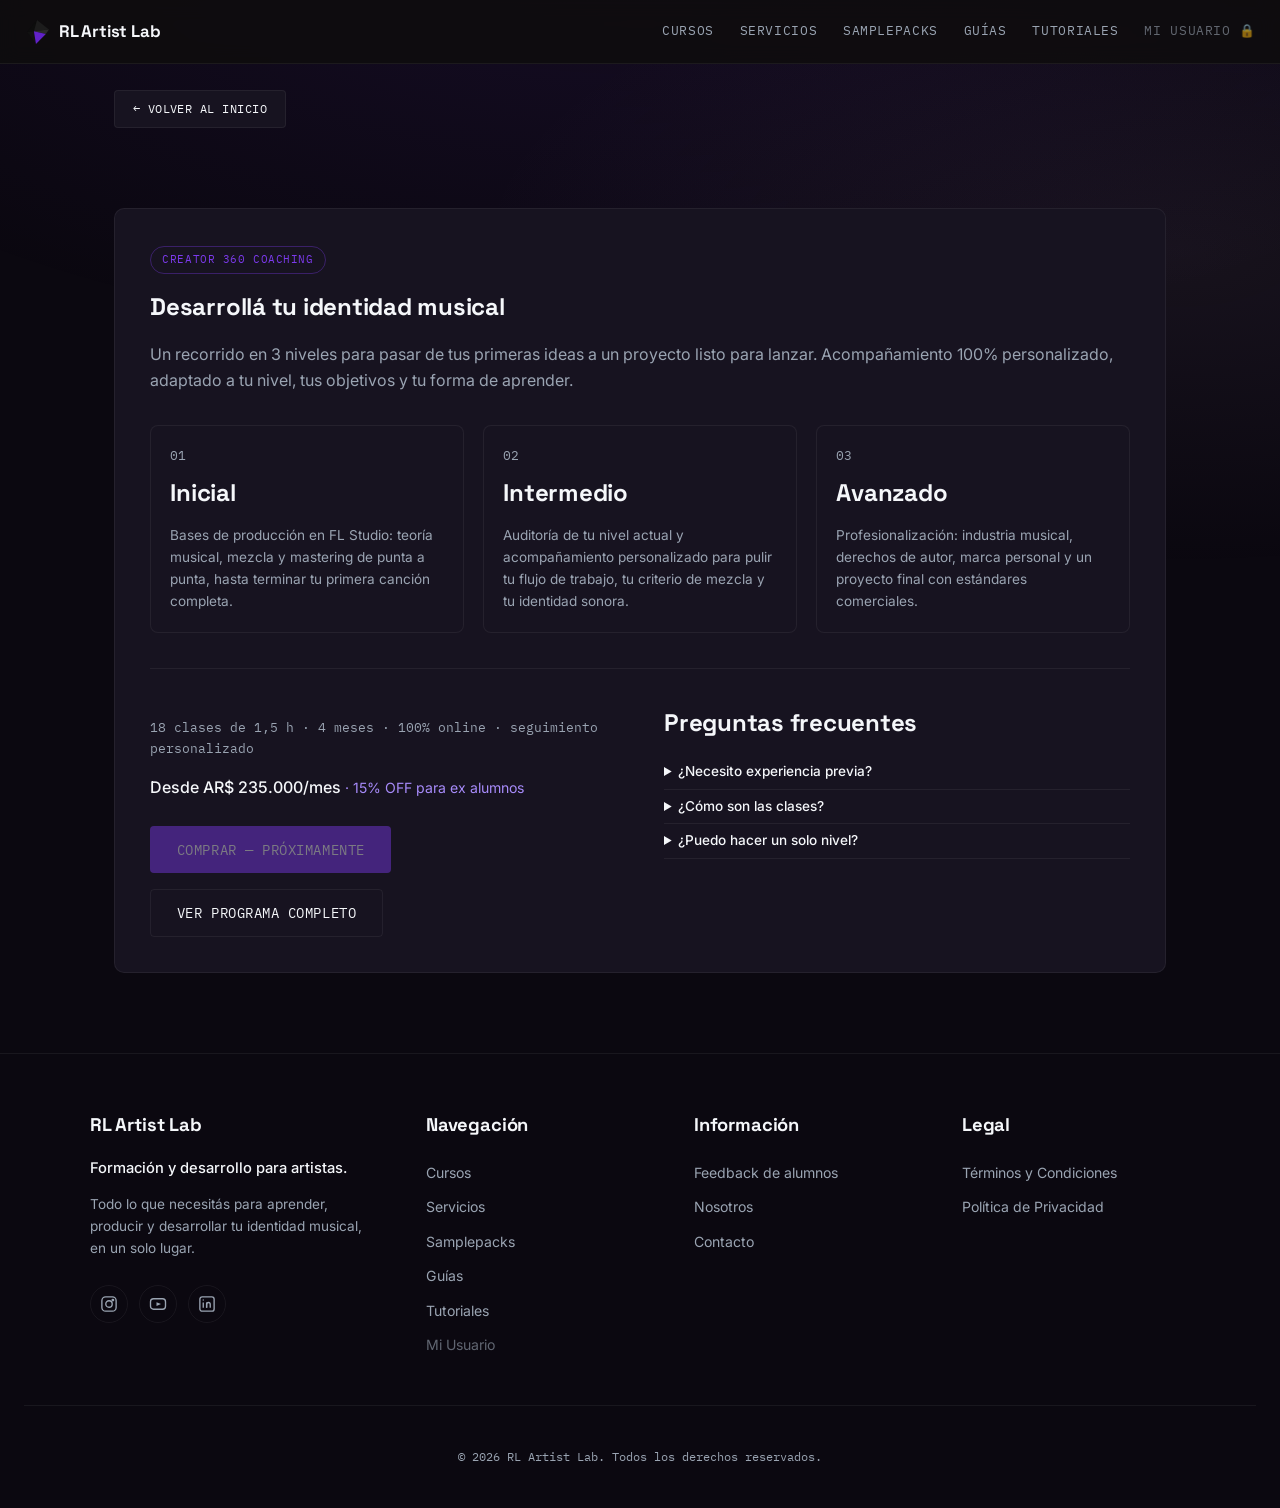
<file: curso-creator-360.html>
<!DOCTYPE html>
<html lang="es">
<head>
<meta charset="UTF-8">
<meta name="viewport" content="width=device-width, initial-scale=1.0">

<title>Creator 360 Coaching | RL Artist Lab</title>
<meta name="description" content="Creator 360 Coaching: acompañamiento 100% personalizado en 3 niveles para desarrollar tu identidad musical, con Angel Marcelo.">
<meta name="robots" content="index, follow">
<link rel="canonical" href="https://rlartistlab.github.io/curso-creator-360.html">

<meta property="og:type" content="website">
<meta property="og:site_name" content="RL Artist Lab">
<meta property="og:title" content="Creator 360 Coaching | RL Artist Lab">
<meta property="og:description" content="Acompañamiento 100% personalizado, adaptado a tu nivel, tus objetivos y tu forma de aprender.">
<meta property="og:url" content="https://rlartistlab.github.io/curso-creator-360.html">
<meta property="og:image" content="https://rlartistlab.github.io/img/curso-creator-360.jpg">
<meta property="og:locale" content="es_AR">

<link rel="icon" type="image/png" sizes="32x32" href="img/favicon-32.png">
<link rel="icon" type="image/png" sizes="512x512" href="img/favicon-512.png">
<link rel="apple-touch-icon" href="img/favicon-512.png">

<link rel="preconnect" href="https://fonts.googleapis.com">
<link rel="preconnect" href="https://fonts.gstatic.com" crossorigin>
<link href="https://fonts.googleapis.com/css2?family=Space+Grotesk:wght@400;500;700&family=Inter:wght@400;500;600&family=IBM+Plex+Mono:wght@400;500&display=swap" rel="stylesheet">
<link rel="stylesheet" href="css/style.css">
</head>
<body>

<div class="waveform-bg" aria-hidden="true"></div>

<header class="site-header">
  <a href="./" class="logo" aria-label="RL Artist Lab — Ir al inicio">
    <svg class="logo-mark" viewBox="0 0 100 100" aria-hidden="true">
      <polygon points="50,4 38,47 12,50" fill="#0d0d0d"/>
      <polygon points="50,4 96,40 38,47" fill="#1c1c1c"/>
      <polygon points="96,40 84,58 38,47" fill="#2b2b2b"/>
      <polygon points="12,50 38,47 46,96" fill="#111111"/>
      <polygon points="38,47 84,58 46,96" fill="#6122C8"/>
    </svg>
    <span class="logo-text">RL Artist Lab</span>
  </a>
  <button class="nav-toggle" id="navToggle" aria-label="Abrir menú" aria-expanded="false">
    <span></span><span></span><span></span>
  </button>
  <nav class="site-nav" id="siteNav">
    <a href="index.html#cursos">Cursos</a>
    <a href="index.html#servicios">Servicios</a>
    <a href="index.html#samples">Samplepacks</a>
    <a href="index.html#guias">Guías</a>
    <a href="index.html#tutoriales">Tutoriales</a>
    <a href="#" class="nav-locked" title="Próximamente">Mi Usuario 🔒</a>
  </nav>
</header>

<main>

  <!-- Barra de navegación específica de esta página -->
  <div class="subpage-nav">
    <a href="./" class="btn btn-outline btn-small">← Volver al inicio</a>
  </div>

  <!-- CREATOR 360 COACHING -->
  <section class="section" id="creator-360">
    <div class="course-card">
      <span class="badge">Creator 360 Coaching</span>
      <h1>Desarrollá tu identidad musical</h1>
      <p class="section-intro course-lead">Un recorrido en 3 niveles para pasar de tus primeras ideas a un proyecto listo para lanzar. Acompañamiento 100% personalizado, adaptado a tu nivel, tus objetivos y tu forma de aprender.</p>

      <div class="level-grid">
        <div class="level-card">
          <p class="level-num">01</p>
          <h3>Inicial</h3>
          <p>Bases de producción en FL Studio: teoría musical, mezcla y mastering de punta a punta, hasta terminar tu primera canción completa.</p>
        </div>
        <div class="level-card">
          <p class="level-num">02</p>
          <h3>Intermedio</h3>
          <p>Auditoría de tu nivel actual y acompañamiento personalizado para pulir tu flujo de trabajo, tu criterio de mezcla y tu identidad sonora.</p>
        </div>
        <div class="level-card">
          <p class="level-num">03</p>
          <h3>Avanzado</h3>
          <p>Profesionalización: industria musical, derechos de autor, marca personal y un proyecto final con estándares comerciales.</p>
        </div>
      </div>

      <div class="course-info-grid">
        <div class="course-faq-col">
          <h3>Preguntas frecuentes</h3>
          <details>
            <summary>¿Necesito experiencia previa?</summary>
            <p>No. Elegimos el nivel según tu punto de partida.</p>
          </details>
          <details>
            <summary>¿Cómo son las clases?</summary>
            <p>18 clases individuales de 1,5 h por Zoom, con seguimiento personalizado.</p>
          </details>
          <details>
            <summary>¿Puedo hacer un solo nivel?</summary>
            <p>Sí. Cada nivel es independiente o puede formar parte del recorrido anual.</p>
          </details>
        </div>

        <div class="course-summary-col">
          <p class="course-meta">18 clases de 1,5 h · 4 meses · 100% online · seguimiento personalizado</p>
          <p class="course-price">Desde AR$ 235.000/mes <span class="price-off">· 15% OFF para ex alumnos</span></p>

          <div class="course-cta">
            <button type="button" class="btn btn-primary btn-disabled" disabled>Comprar — Próximamente</button>
            <button type="button" class="btn btn-outline" id="btnVerPrograma">Ver programa completo</button>
          </div>
        </div>
      </div>
    </div>
  </section>

</main>

<footer class="site-footer-main">
  <div class="footer-grid footer-grid-4">
    <div class="footer-col footer-col-nav footer-col-brand">
      <h3>RL Artist Lab</h3>
      <p class="footer-tagline">Formación y desarrollo para artistas.</p>
      <p class="footer-desc">Todo lo que necesitás para aprender, producir y desarrollar tu identidad musical, en un solo lugar.</p>
      <div class="socials">
        <a href="https://www.instagram.com/rlartistlab" class="social-icon" data-social="instagram" aria-label="Instagram" target="_blank" rel="noopener noreferrer">
          <svg viewBox="0 0 24 24" fill="none" stroke="currentColor" stroke-width="1.8"><rect x="2.5" y="2.5" width="19" height="19" rx="5"/><circle cx="12" cy="12" r="4.3"/><circle cx="17.2" cy="6.8" r="1"/></svg>
        </a>
        <a href="https://www.youtube.com/@angelmarcelok" class="social-icon" data-social="youtube" aria-label="YouTube" target="_blank" rel="noopener noreferrer">
          <svg viewBox="0 0 24 24" fill="none" stroke="currentColor" stroke-width="1.8"><rect x="2" y="5" width="20" height="14" rx="4"/><path d="M10 9.5l6 2.5-6 2.5z" fill="currentColor" stroke="none"/></svg>
        </a>
        <a href="https://www.linkedin.com/company/rl-artist-lab" class="social-icon" data-social="linkedin" aria-label="LinkedIn" target="_blank" rel="noopener noreferrer">
          <svg viewBox="0 0 24 24" fill="none" stroke="currentColor" stroke-width="1.8"><rect x="2.5" y="2.5" width="19" height="19" rx="3"/><line x1="7" y1="10" x2="7" y2="17"/><circle cx="7" cy="6.7" r="0.9" fill="currentColor" stroke="none"/><path d="M11.5 17v-4.5c0-1.5 1-2.5 2.5-2.5s2.3 1 2.3 2.5V17"/><line x1="11.5" y1="10" x2="11.5" y2="17"/></svg>
        </a>
      </div>
    </div>

    <div class="footer-col footer-col-nav">
      <h3>Navegación</h3>
      <nav aria-label="Navegación del footer">
        <a href="index.html#cursos">Cursos</a>
        <a href="index.html#servicios">Servicios</a>
        <a href="index.html#samples">Samplepacks</a>
        <a href="index.html#guias">Guías</a>
        <a href="index.html#tutoriales">Tutoriales</a>
        <a href="#" class="nav-locked" title="Próximamente">Mi Usuario</a>
      </nav>
    </div>

    <div class="footer-col footer-col-nav">
      <h3>Información</h3>
      <nav aria-label="Información">
        <a href="feedback.html#feedback">Feedback de alumnos</a>
        <a href="feedback.html#nosotros">Nosotros</a>
        <a href="feedback.html#contacto">Contacto</a>
      </nav>
    </div>

    <div class="footer-col footer-col-nav">
      <h3>Legal</h3>
      <nav aria-label="Legal">
        <a href="#" title="Próximamente">Términos y Condiciones</a>
        <a href="#" title="Próximamente">Política de Privacidad</a>
      </nav>
    </div>
  </div>

  <div class="footer-bottom">
    <p>© <span id="year"></span> RL Artist Lab. Todos los derechos reservados.</p>
  </div>
</footer>

<div class="pdf-modal" id="pdfModal" aria-hidden="true">
  <div class="pdf-modal-backdrop" data-pdf-close></div>
  <div class="pdf-modal-content" role="dialog" aria-modal="true" aria-label="Programa completo — Creator 360 Coaching">
    <button type="button" class="pdf-modal-close" data-pdf-close aria-label="Cerrar visor">✕</button>
    <div class="pdf-viewer">
      <img src="img/programa/pagina-1.jpg" alt="Página del programa Creator 360 Coaching" id="pdfPageImg" draggable="false" oncontextmenu="return false">
    </div>
    <div class="pdf-modal-nav">
      <button type="button" class="btn btn-small" id="pdfPrev">← Anterior</button>
      <span class="pdf-page-indicator" id="pdfPageIndicator">1 / 8</span>
      <button type="button" class="btn btn-small" id="pdfNext">Siguiente →</button>
    </div>
  </div>
</div>

<script src="js/script.js"></script>
</body>
</html>
</file>
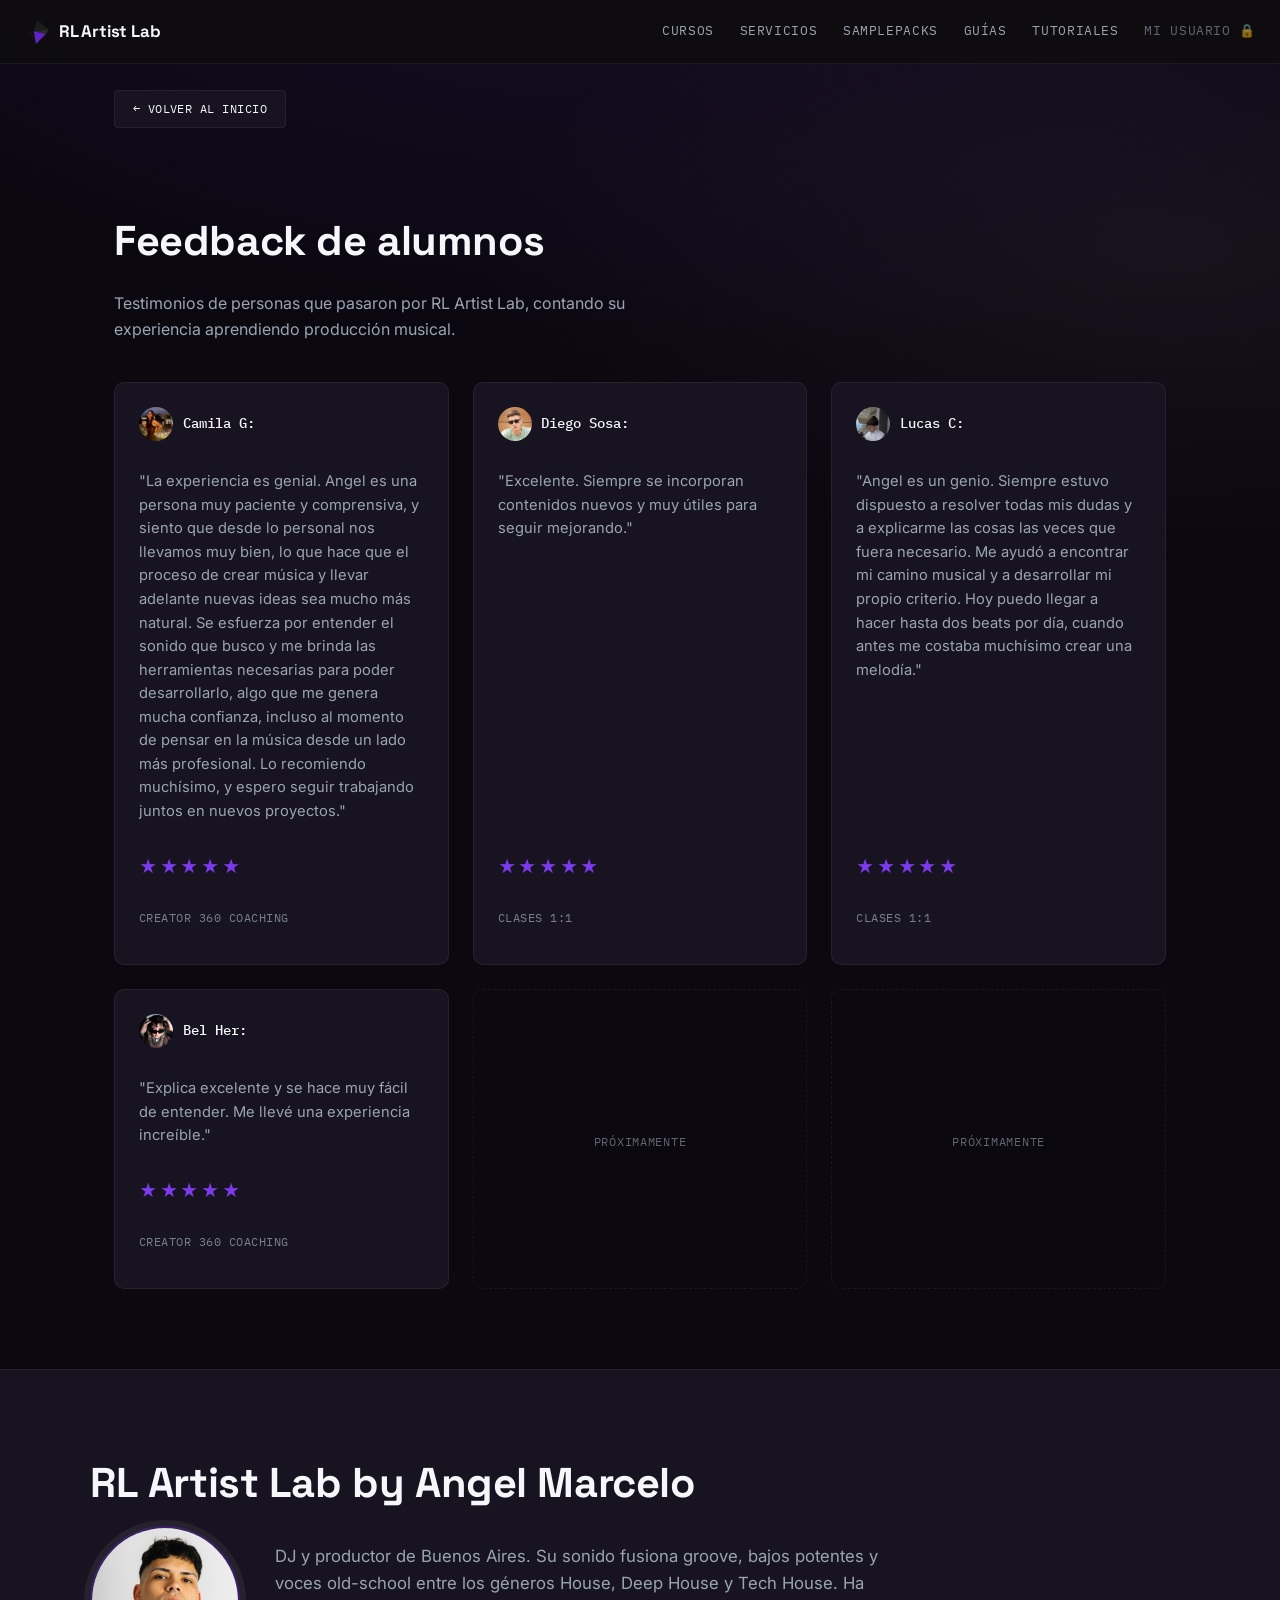
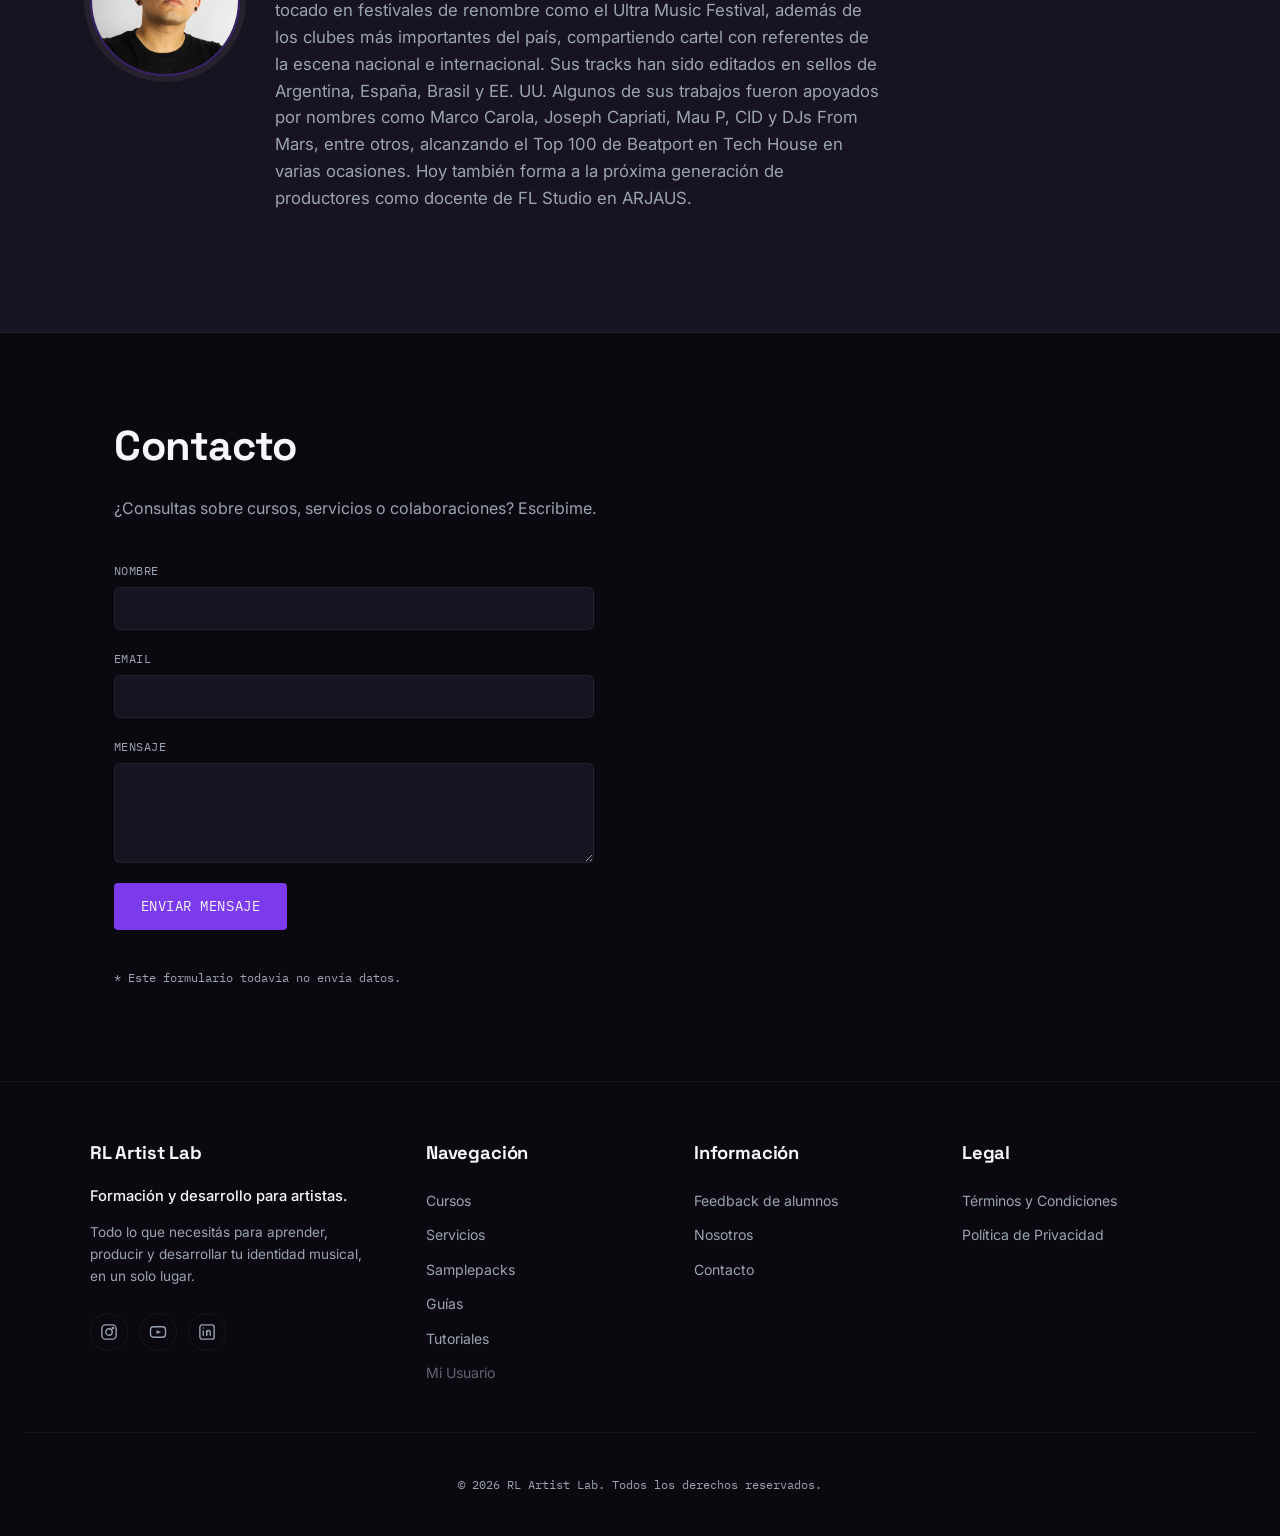
<file: feedback.html>
<!DOCTYPE html>
<html lang="es">
<head>
<meta charset="UTF-8">
<meta name="viewport" content="width=device-width, initial-scale=1.0">

<title>Feedback, Nosotros y Contacto | RL Artist Lab</title>
<meta name="description" content="Testimonios de alumnos de RL Artist Lab, quiénes somos y cómo contactar a Angel Marcelo para consultas sobre cursos, servicios o colaboraciones.">
<meta name="robots" content="index, follow">
<link rel="canonical" href="https://rlartistlab.github.io/feedback.html">

<meta property="og:type" content="website">
<meta property="og:site_name" content="RL Artist Lab">
<meta property="og:title" content="Feedback, Nosotros y Contacto | RL Artist Lab">
<meta property="og:description" content="Testimonios de alumnos, quiénes somos y cómo contactar a RL Artist Lab.">
<meta property="og:url" content="https://rlartistlab.github.io/feedback.html">
<meta property="og:image" content="https://rlartistlab.github.io/img/favicon-512.png">
<meta property="og:locale" content="es_AR">

<link rel="icon" type="image/png" sizes="32x32" href="img/favicon-32.png">
<link rel="icon" type="image/png" sizes="512x512" href="img/favicon-512.png">
<link rel="apple-touch-icon" href="img/favicon-512.png">

<link rel="preconnect" href="https://fonts.googleapis.com">
<link rel="preconnect" href="https://fonts.gstatic.com" crossorigin>
<link href="https://fonts.googleapis.com/css2?family=Space+Grotesk:wght@400;500;700&family=Inter:wght@400;500;600&family=IBM+Plex+Mono:wght@400;500&display=swap" rel="stylesheet">
<link rel="stylesheet" href="css/style.css">
</head>
<body>

<div class="waveform-bg" aria-hidden="true"></div>

<header class="site-header">
  <a href="./" class="logo" aria-label="RL Artist Lab — Ir al inicio">
    <svg class="logo-mark" viewBox="0 0 100 100" aria-hidden="true">
      <polygon points="50,4 38,47 12,50" fill="#0d0d0d"/>
      <polygon points="50,4 96,40 38,47" fill="#1c1c1c"/>
      <polygon points="96,40 84,58 38,47" fill="#2b2b2b"/>
      <polygon points="12,50 38,47 46,96" fill="#111111"/>
      <polygon points="38,47 84,58 46,96" fill="#6122C8"/>
    </svg>
    <span class="logo-text">RL Artist Lab</span>
  </a>
  <button class="nav-toggle" id="navToggle" aria-label="Abrir menú" aria-expanded="false">
    <span></span><span></span><span></span>
  </button>
  <nav class="site-nav" id="siteNav">
    <a href="index.html#cursos">Cursos</a>
    <a href="index.html#servicios">Servicios</a>
    <a href="index.html#samples">Samplepacks</a>
    <a href="index.html#guias">Guías</a>
    <a href="index.html#tutoriales">Tutoriales</a>
    <a href="#" class="nav-locked" title="Próximamente">Mi Usuario 🔒</a>
  </nav>
</header>

<main>

  <!-- Barra de navegación específica de esta página -->
  <div class="subpage-nav">
    <a href="./" class="btn btn-outline btn-small">← Volver al inicio</a>
  </div>

  <!-- FEEDBACK DE ALUMNOS -->
  <section class="section" id="feedback">
    <h2>Feedback de alumnos</h2>
    <p class="section-intro">Testimonios de personas que pasaron por RL Artist Lab, contando su experiencia aprendiendo producción musical.</p>

    <div class="testimonial-grid">
      <article class="testimonial-card">
        <p class="testimonial-heading"><img class="tutorial-avatar" src="img/avatar-camila.jpg" alt="Camila G"> <span class="testimonial-name">Camila G:</span></p>
        <p class="testimonial-text">"La experiencia es genial. Angel es una persona muy paciente y comprensiva, y siento que desde lo personal nos llevamos muy bien, lo que hace que el proceso de crear música y llevar adelante nuevas ideas sea mucho más natural. Se esfuerza por entender el sonido que busco y me brinda las herramientas necesarias para poder desarrollarlo, algo que me genera mucha confianza, incluso al momento de pensar en la música desde un lado más profesional. Lo recomiendo muchísimo, y espero seguir trabajando juntos en nuevos proyectos."</p>
        <div class="stars" aria-label="5 de 5 estrellas">★★★★★</div>
        <p class="testimonial-author">Creator 360 Coaching</p>
      </article>

      <article class="testimonial-card">
        <p class="testimonial-heading"><img class="tutorial-avatar" src="img/avatar-diego.jpg" alt="Diego Sosa"> <span class="testimonial-name">Diego Sosa:</span></p>
        <p class="testimonial-text">"Excelente. Siempre se incorporan contenidos nuevos y muy útiles para seguir mejorando."</p>
        <div class="stars" aria-label="5 de 5 estrellas">★★★★★</div>
        <p class="testimonial-author">Clases 1:1</p>
      </article>

      <article class="testimonial-card">
        <p class="testimonial-heading"><img class="tutorial-avatar" src="img/avatar-lucas.jpg" alt="Lucas C"> <span class="testimonial-name">Lucas C:</span></p>
        <p class="testimonial-text">"Angel es un genio. Siempre estuvo dispuesto a resolver todas mis dudas y a explicarme las cosas las veces que fuera necesario. Me ayudó a encontrar mi camino musical y a desarrollar mi propio criterio. Hoy puedo llegar a hacer hasta dos beats por día, cuando antes me costaba muchísimo crear una melodía."</p>
        <div class="stars" aria-label="5 de 5 estrellas">★★★★★</div>
        <p class="testimonial-author">Clases 1:1</p>
      </article>

      <article class="testimonial-card">
        <p class="testimonial-heading"><img class="tutorial-avatar" src="img/avatar-bel.jpg" alt="Bel Her"> <span class="testimonial-name">Bel Her:</span></p>
        <p class="testimonial-text">"Explica excelente y se hace muy fácil de entender. Me llevé una experiencia increíble."</p>
        <div class="stars" aria-label="5 de 5 estrellas">★★★★★</div>
        <p class="testimonial-author">Creator 360 Coaching</p>
      </article>

      <article class="testimonial-card testimonial-card-empty">
        <p class="pack-coming">Próximamente</p>
      </article>

      <article class="testimonial-card testimonial-card-empty">
        <p class="pack-coming">Próximamente</p>
      </article>
    </div>
  </section>

  <!-- NOSOTROS -->
  <section class="section section-alt" id="nosotros">
    <h2>RL Artist Lab by Angel Marcelo</h2>
    <div class="about-content">
      <div class="bio-photo">
        <img src="img/angel-marcelo.png" alt="Angel Marcelo, DJ y productor de música electrónica" loading="lazy">
      </div>
      <p class="section-intro bio">
        DJ y productor de Buenos Aires. Su sonido fusiona groove, bajos potentes y voces old-school entre los géneros House, Deep House y Tech House. Ha tocado en festivales de renombre como el Ultra Music Festival, además de los clubes más importantes del país, compartiendo cartel con referentes de la escena nacional e internacional. Sus tracks han sido editados en sellos de Argentina, España, Brasil y EE. UU. Algunos de sus trabajos fueron apoyados por nombres como Marco Carola, Joseph Capriati, Mau P, CID y DJs From Mars, entre otros, alcanzando el Top 100 de Beatport en Tech House en varias ocasiones. Hoy también forma a la próxima generación de productores como docente de FL Studio en ARJAUS.
      </p>
    </div>
  </section>

  <!-- CONTACTO -->
  <section class="section" id="contacto">
    <h2>Contacto</h2>
    <p class="section-intro">¿Consultas sobre cursos, servicios o colaboraciones? Escribime.</p>

    <form class="contact-form" id="contactForm">
      <div class="form-row">
        <label for="nombre">Nombre</label>
        <input type="text" id="nombre" name="nombre" required>
      </div>
      <div class="form-row">
        <label for="email">Email</label>
        <input type="email" id="email" name="email" required>
      </div>
      <div class="form-row">
        <label for="mensaje">Mensaje</label>
        <textarea id="mensaje" name="mensaje" rows="4" required></textarea>
      </div>
      <button type="submit" class="btn btn-primary">Enviar mensaje</button>
      <p class="note" id="formNote">* Este formulario todavía no envía datos.</p>
    </form>
  </section>

</main>

<footer class="site-footer-main">
  <div class="footer-grid footer-grid-4">
    <div class="footer-col footer-col-nav footer-col-brand">
      <h3>RL Artist Lab</h3>
      <p class="footer-tagline">Formación y desarrollo para artistas.</p>
      <p class="footer-desc">Todo lo que necesitás para aprender, producir y desarrollar tu identidad musical, en un solo lugar.</p>
      <div class="socials">
        <a href="https://www.instagram.com/rlartistlab" class="social-icon" data-social="instagram" aria-label="Instagram" target="_blank" rel="noopener noreferrer">
          <svg viewBox="0 0 24 24" fill="none" stroke="currentColor" stroke-width="1.8"><rect x="2.5" y="2.5" width="19" height="19" rx="5"/><circle cx="12" cy="12" r="4.3"/><circle cx="17.2" cy="6.8" r="1"/></svg>
        </a>
        <a href="https://www.youtube.com/@angelmarcelok" class="social-icon" data-social="youtube" aria-label="YouTube" target="_blank" rel="noopener noreferrer">
          <svg viewBox="0 0 24 24" fill="none" stroke="currentColor" stroke-width="1.8"><rect x="2" y="5" width="20" height="14" rx="4"/><path d="M10 9.5l6 2.5-6 2.5z" fill="currentColor" stroke="none"/></svg>
        </a>
        <a href="https://www.linkedin.com/company/rl-artist-lab" class="social-icon" data-social="linkedin" aria-label="LinkedIn" target="_blank" rel="noopener noreferrer">
          <svg viewBox="0 0 24 24" fill="none" stroke="currentColor" stroke-width="1.8"><rect x="2.5" y="2.5" width="19" height="19" rx="3"/><line x1="7" y1="10" x2="7" y2="17"/><circle cx="7" cy="6.7" r="0.9" fill="currentColor" stroke="none"/><path d="M11.5 17v-4.5c0-1.5 1-2.5 2.5-2.5s2.3 1 2.3 2.5V17"/><line x1="11.5" y1="10" x2="11.5" y2="17"/></svg>
        </a>
      </div>
    </div>

    <div class="footer-col footer-col-nav">
      <h3>Navegación</h3>
      <nav aria-label="Navegación del footer">
        <a href="index.html#cursos">Cursos</a>
        <a href="index.html#servicios">Servicios</a>
        <a href="index.html#samples">Samplepacks</a>
        <a href="index.html#guias">Guías</a>
        <a href="index.html#tutoriales">Tutoriales</a>
        <a href="#" class="nav-locked" title="Próximamente">Mi Usuario</a>
      </nav>
    </div>

    <div class="footer-col footer-col-nav">
      <h3>Información</h3>
      <nav aria-label="Información">
        <a href="feedback.html#feedback">Feedback de alumnos</a>
        <a href="feedback.html#nosotros">Nosotros</a>
        <a href="feedback.html#contacto">Contacto</a>
      </nav>
    </div>

    <div class="footer-col footer-col-nav">
      <h3>Legal</h3>
      <nav aria-label="Legal">
        <a href="#" title="Próximamente">Términos y Condiciones</a>
        <a href="#" title="Próximamente">Política de Privacidad</a>
      </nav>
    </div>
  </div>

  <div class="footer-bottom">
    <p>© <span id="year"></span> RL Artist Lab. Todos los derechos reservados.</p>
  </div>
</footer>

<script src="js/script.js"></script>
</body>
</html>
</file>
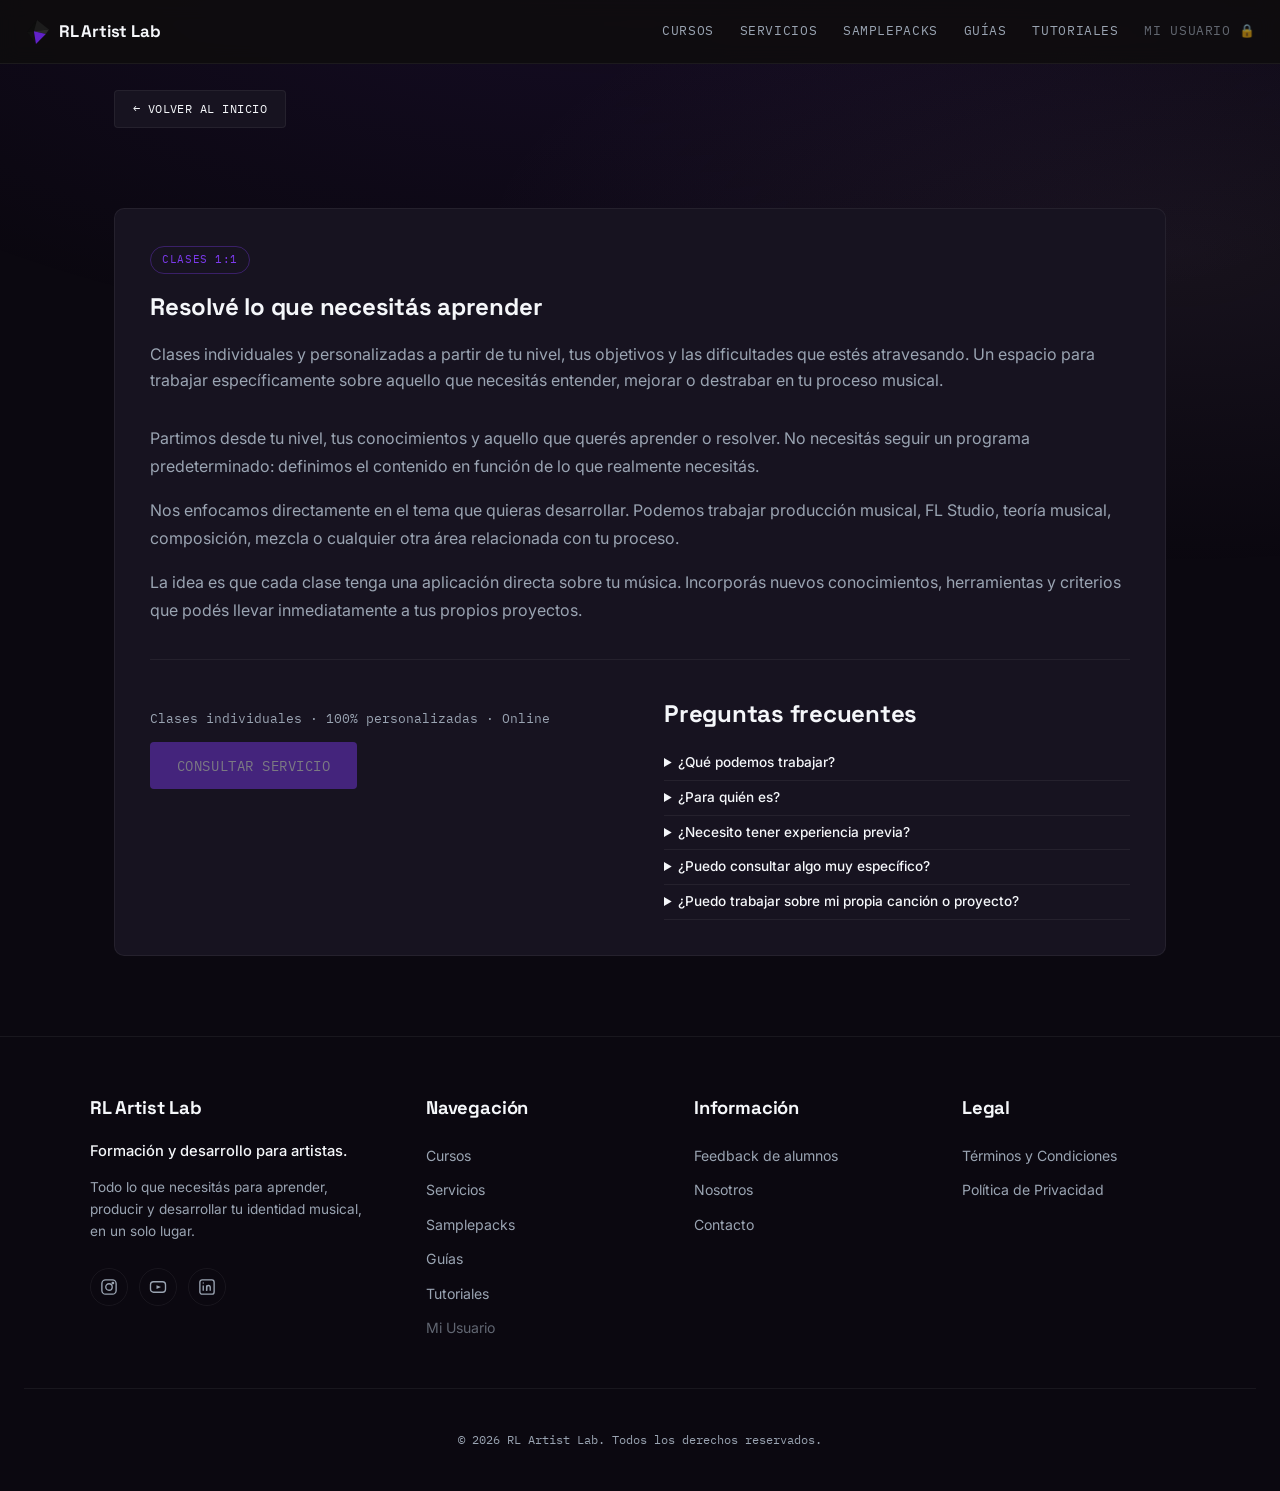
<file: servicio-clases-1a1.html>
<!DOCTYPE html>
<html lang="es">
<head>
<meta charset="UTF-8">
<meta name="viewport" content="width=device-width, initial-scale=1.0">

<title>Clases 1:1 | RL Artist Lab</title>
<meta name="description" content="Clases 1:1 con Angel Marcelo: acompañamiento personalizado para resolver lo que necesitás aprender en producción, FL Studio, teoría, composición o mezcla.">
<meta name="robots" content="index, follow">
<link rel="canonical" href="https://rlartistlab.github.io/servicio-clases-1a1.html">

<meta property="og:type" content="website">
<meta property="og:site_name" content="RL Artist Lab">
<meta property="og:title" content="Clases 1:1 | RL Artist Lab">
<meta property="og:description" content="Resolvé lo que necesitás aprender: clases individuales y personalizadas a partir de tu nivel y tus objetivos.">
<meta property="og:url" content="https://rlartistlab.github.io/servicio-clases-1a1.html">
<meta property="og:image" content="https://rlartistlab.github.io/img/servicio-clases-1a1.jpg">
<meta property="og:locale" content="es_AR">

<link rel="icon" type="image/png" sizes="32x32" href="img/favicon-32.png">
<link rel="icon" type="image/png" sizes="512x512" href="img/favicon-512.png">
<link rel="apple-touch-icon" href="img/favicon-512.png">

<link rel="preconnect" href="https://fonts.googleapis.com">
<link rel="preconnect" href="https://fonts.gstatic.com" crossorigin>
<link href="https://fonts.googleapis.com/css2?family=Space+Grotesk:wght@400;500;700&family=Inter:wght@400;500;600&family=IBM+Plex+Mono:wght@400;500&display=swap" rel="stylesheet">
<link rel="stylesheet" href="css/style.css">
</head>
<body>

<div class="waveform-bg" aria-hidden="true"></div>

<header class="site-header">
  <a href="./" class="logo" aria-label="RL Artist Lab — Ir al inicio">
    <svg class="logo-mark" viewBox="0 0 100 100" aria-hidden="true">
      <polygon points="50,4 38,47 12,50" fill="#0d0d0d"/>
      <polygon points="50,4 96,40 38,47" fill="#1c1c1c"/>
      <polygon points="96,40 84,58 38,47" fill="#2b2b2b"/>
      <polygon points="12,50 38,47 46,96" fill="#111111"/>
      <polygon points="38,47 84,58 46,96" fill="#6122C8"/>
    </svg>
    <span class="logo-text">RL Artist Lab</span>
  </a>
  <button class="nav-toggle" id="navToggle" aria-label="Abrir menú" aria-expanded="false">
    <span></span><span></span><span></span>
  </button>
  <nav class="site-nav" id="siteNav">
    <a href="index.html#cursos">Cursos</a>
    <a href="index.html#servicios">Servicios</a>
    <a href="index.html#samples">Samplepacks</a>
    <a href="index.html#guias">Guías</a>
    <a href="index.html#tutoriales">Tutoriales</a>
    <a href="#" class="nav-locked" title="Próximamente">Mi Usuario 🔒</a>
  </nav>
</header>

<main>

  <!-- Barra de navegación específica de esta página -->
  <div class="subpage-nav">
    <a href="./" class="btn btn-outline btn-small">← Volver al inicio</a>
  </div>

  <!-- CLASES 1:1 -->
  <section class="section" id="clases-1a1">
    <div class="course-card">
      <span class="badge">Clases 1:1</span>
      <h1>Resolvé lo que necesitás aprender</h1>
      <p class="section-intro course-lead">Clases individuales y personalizadas a partir de tu nivel, tus objetivos y las dificultades que estés atravesando. Un espacio para trabajar específicamente sobre aquello que necesitás entender, mejorar o destrabar en tu proceso musical.</p>

      <div class="course-body">
        <p>Partimos desde tu nivel, tus conocimientos y aquello que querés aprender o resolver. No necesitás seguir un programa predeterminado: definimos el contenido en función de lo que realmente necesitás.</p>
        <p>Nos enfocamos directamente en el tema que quieras desarrollar. Podemos trabajar producción musical, FL Studio, teoría musical, composición, mezcla o cualquier otra área relacionada con tu proceso.</p>
        <p>La idea es que cada clase tenga una aplicación directa sobre tu música. Incorporás nuevos conocimientos, herramientas y criterios que podés llevar inmediatamente a tus propios proyectos.</p>
      </div>

      <div class="course-info-grid">
        <div class="course-faq-col">
          <h3>Preguntas frecuentes</h3>
          <details>
            <summary>¿Qué podemos trabajar?</summary>
            <p>Las clases se adaptan completamente a tus necesidades. Algunos de los temas que podemos abordar son: Producción musical · FL Studio · Teoría musical · Composición · Arreglos · Mezcla · Diseño sonoro · Flujo de trabajo · Análisis de proyectos.</p>
          </details>
          <details>
            <summary>¿Para quién es?</summary>
            <p>Para productores, músicos y artistas que necesitan resolver algo puntual, superar un bloqueo o profundizar en un tema específico sin tener que realizar un curso completo. También es ideal si ya tenés conocimientos y necesitás una mirada externa para entender por qué algo no está funcionando o encontrar una mejor manera de trabajar.</p>
          </details>
          <details>
            <summary>¿Necesito tener experiencia previa?</summary>
            <p>No. La clase se adapta completamente a tu nivel y a tus conocimientos actuales. Podemos comenzar desde los conceptos más básicos o trabajar directamente sobre temas avanzados.</p>
          </details>
          <details>
            <summary>¿Puedo consultar algo muy específico?</summary>
            <p>Sí. Justamente, una de las principales ventajas de las clases 1:1 es que no tenés que adaptarte a un programa general. Podemos enfocarnos exactamente en aquello que necesitás resolver.</p>
          </details>
          <details>
            <summary>¿Puedo trabajar sobre mi propia canción o proyecto?</summary>
            <p>Sí. De hecho, trabajar sobre tu propia música permite aplicar los conceptos directamente a situaciones reales y entender cómo utilizarlos en tu proceso.</p>
          </details>
        </div>

        <div class="course-summary-col">
          <p class="course-meta">Clases individuales · 100% personalizadas · Online</p>

          <div class="course-cta">
            <button type="button" class="btn btn-primary btn-disabled" disabled>Consultar servicio</button>
          </div>
        </div>
      </div>
    </div>
  </section>

</main>

<footer class="site-footer-main">
  <div class="footer-grid footer-grid-4">
    <div class="footer-col footer-col-nav footer-col-brand">
      <h3>RL Artist Lab</h3>
      <p class="footer-tagline">Formación y desarrollo para artistas.</p>
      <p class="footer-desc">Todo lo que necesitás para aprender, producir y desarrollar tu identidad musical, en un solo lugar.</p>
      <div class="socials">
        <a href="https://www.instagram.com/rlartistlab" class="social-icon" data-social="instagram" aria-label="Instagram" target="_blank" rel="noopener noreferrer">
          <svg viewBox="0 0 24 24" fill="none" stroke="currentColor" stroke-width="1.8"><rect x="2.5" y="2.5" width="19" height="19" rx="5"/><circle cx="12" cy="12" r="4.3"/><circle cx="17.2" cy="6.8" r="1"/></svg>
        </a>
        <a href="https://www.youtube.com/@angelmarcelok" class="social-icon" data-social="youtube" aria-label="YouTube" target="_blank" rel="noopener noreferrer">
          <svg viewBox="0 0 24 24" fill="none" stroke="currentColor" stroke-width="1.8"><rect x="2" y="5" width="20" height="14" rx="4"/><path d="M10 9.5l6 2.5-6 2.5z" fill="currentColor" stroke="none"/></svg>
        </a>
        <a href="https://www.linkedin.com/company/rl-artist-lab" class="social-icon" data-social="linkedin" aria-label="LinkedIn" target="_blank" rel="noopener noreferrer">
          <svg viewBox="0 0 24 24" fill="none" stroke="currentColor" stroke-width="1.8"><rect x="2.5" y="2.5" width="19" height="19" rx="3"/><line x1="7" y1="10" x2="7" y2="17"/><circle cx="7" cy="6.7" r="0.9" fill="currentColor" stroke="none"/><path d="M11.5 17v-4.5c0-1.5 1-2.5 2.5-2.5s2.3 1 2.3 2.5V17"/><line x1="11.5" y1="10" x2="11.5" y2="17"/></svg>
        </a>
      </div>
    </div>

    <div class="footer-col footer-col-nav">
      <h3>Navegación</h3>
      <nav aria-label="Navegación del footer">
        <a href="index.html#cursos">Cursos</a>
        <a href="index.html#servicios">Servicios</a>
        <a href="index.html#samples">Samplepacks</a>
        <a href="index.html#guias">Guías</a>
        <a href="index.html#tutoriales">Tutoriales</a>
        <a href="#" class="nav-locked" title="Próximamente">Mi Usuario</a>
      </nav>
    </div>

    <div class="footer-col footer-col-nav">
      <h3>Información</h3>
      <nav aria-label="Información">
        <a href="feedback.html#feedback">Feedback de alumnos</a>
        <a href="feedback.html#nosotros">Nosotros</a>
        <a href="feedback.html#contacto">Contacto</a>
      </nav>
    </div>

    <div class="footer-col footer-col-nav">
      <h3>Legal</h3>
      <nav aria-label="Legal">
        <a href="#" title="Próximamente">Términos y Condiciones</a>
        <a href="#" title="Próximamente">Política de Privacidad</a>
      </nav>
    </div>
  </div>

  <div class="footer-bottom">
    <p>© <span id="year"></span> RL Artist Lab. Todos los derechos reservados.</p>
  </div>
</footer>

<script src="js/script.js"></script>
</body>
</html>
</file>
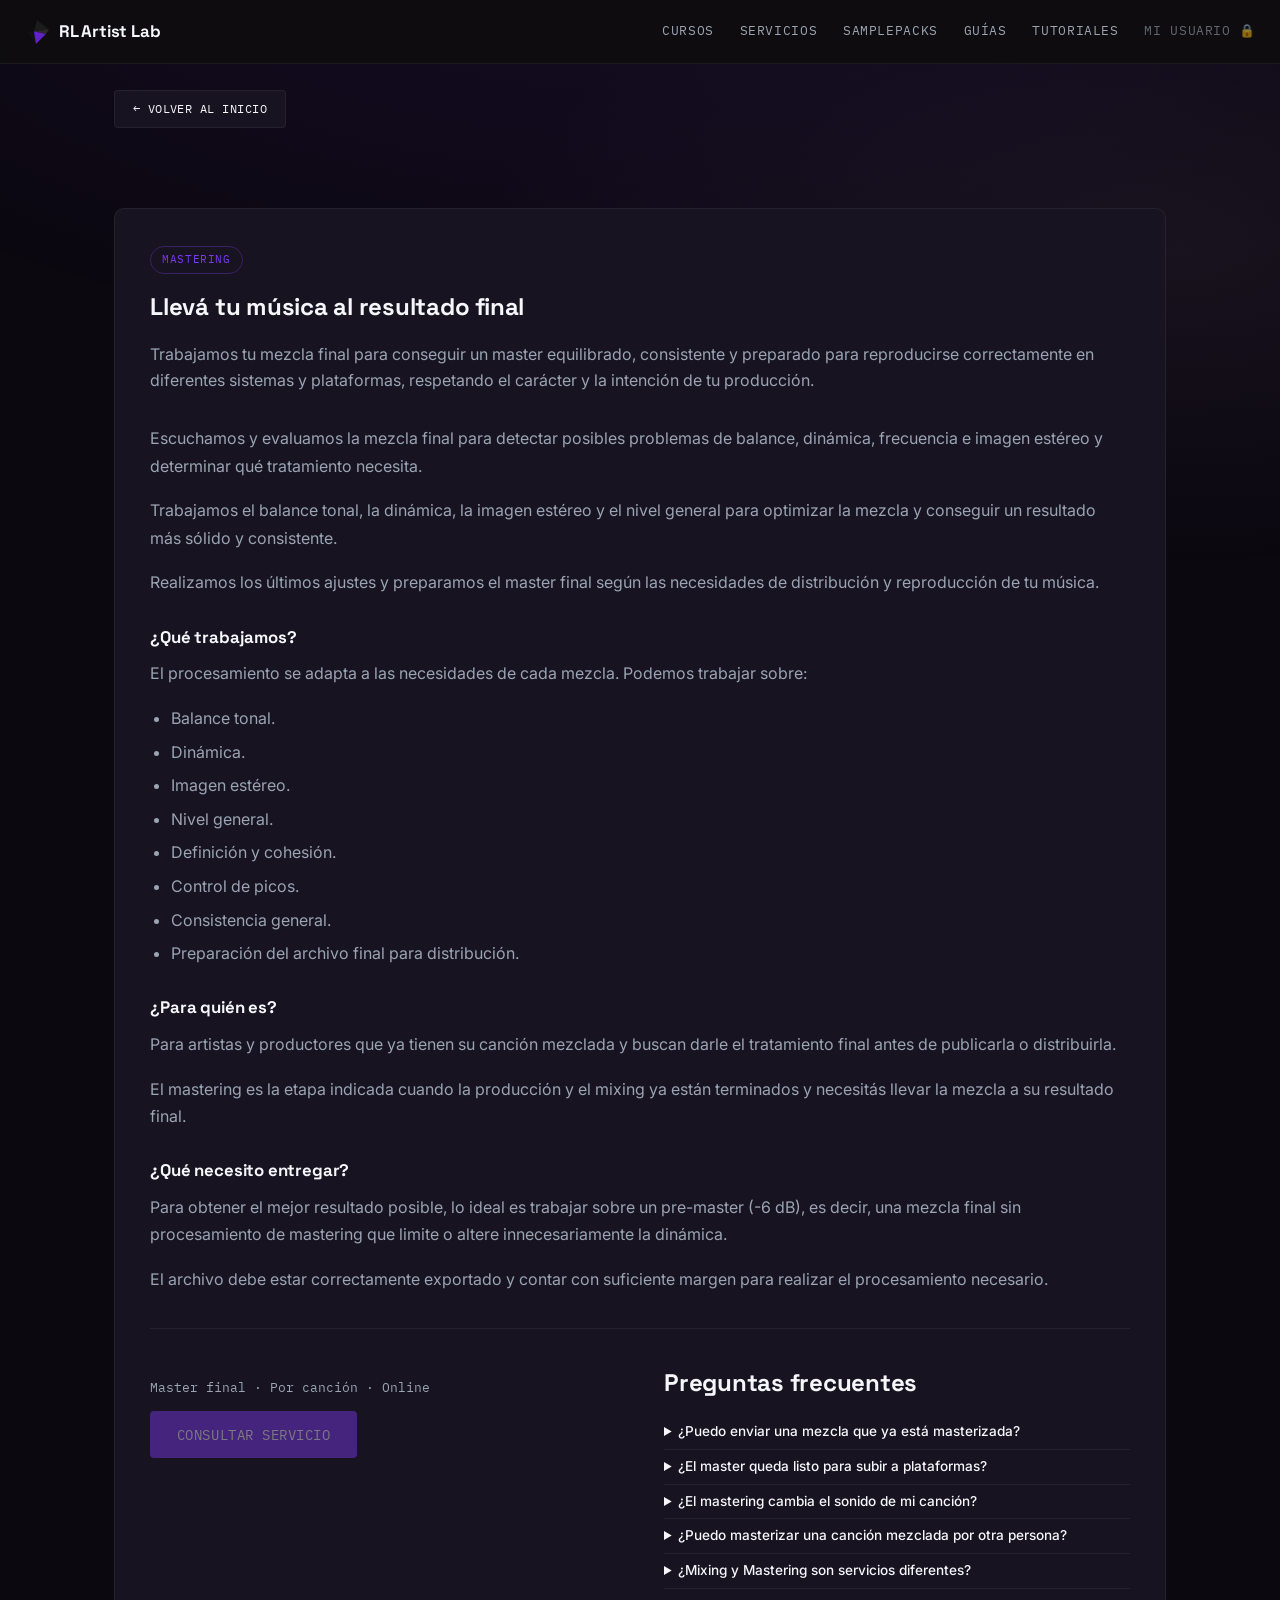
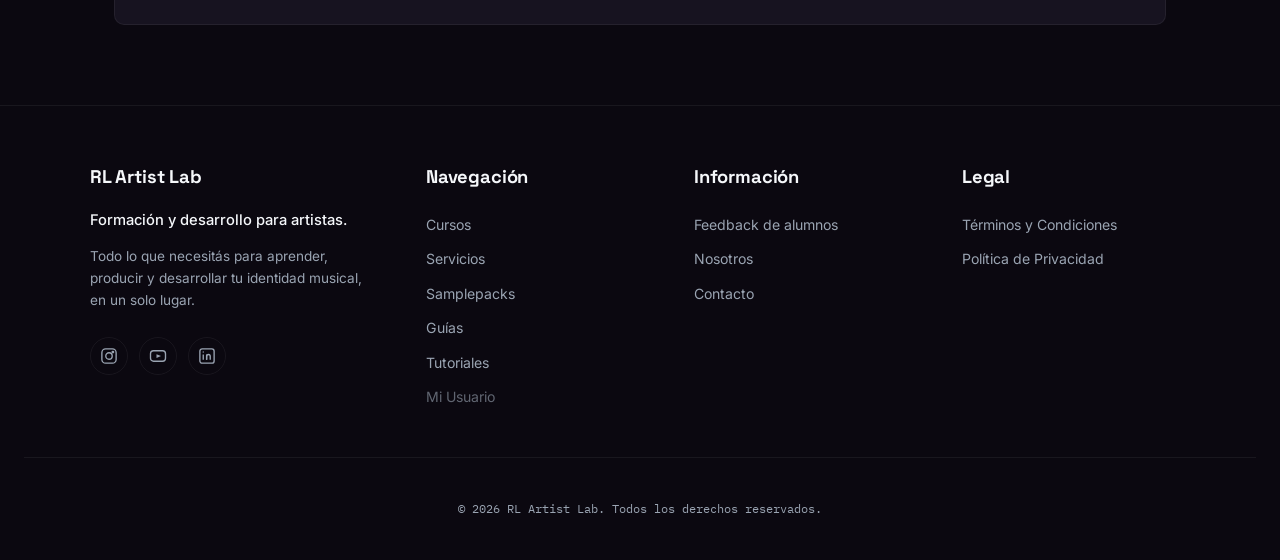
<file: servicio-mastering.html>
<!DOCTYPE html>
<html lang="es">
<head>
<meta charset="UTF-8">
<meta name="viewport" content="width=device-width, initial-scale=1.0">

<title>Mastering | RL Artist Lab</title>
<meta name="description" content="Servicio de mastering con Angel Marcelo: llevá tu música al resultado final, con un master equilibrado, consistente y listo para distribución.">
<meta name="robots" content="index, follow">
<link rel="canonical" href="https://rlartistlab.github.io/servicio-mastering.html">

<meta property="og:type" content="website">
<meta property="og:site_name" content="RL Artist Lab">
<meta property="og:title" content="Mastering | RL Artist Lab">
<meta property="og:description" content="Llevá tu música al resultado final: master equilibrado, consistente y preparado para distribución.">
<meta property="og:url" content="https://rlartistlab.github.io/servicio-mastering.html">
<meta property="og:image" content="https://rlartistlab.github.io/img/servicio-mastering.jpg">
<meta property="og:locale" content="es_AR">

<link rel="icon" type="image/png" sizes="32x32" href="img/favicon-32.png">
<link rel="icon" type="image/png" sizes="512x512" href="img/favicon-512.png">
<link rel="apple-touch-icon" href="img/favicon-512.png">

<link rel="preconnect" href="https://fonts.googleapis.com">
<link rel="preconnect" href="https://fonts.gstatic.com" crossorigin>
<link href="https://fonts.googleapis.com/css2?family=Space+Grotesk:wght@400;500;700&family=Inter:wght@400;500;600&family=IBM+Plex+Mono:wght@400;500&display=swap" rel="stylesheet">
<link rel="stylesheet" href="css/style.css">
</head>
<body>

<div class="waveform-bg" aria-hidden="true"></div>

<header class="site-header">
  <a href="./" class="logo" aria-label="RL Artist Lab — Ir al inicio">
    <svg class="logo-mark" viewBox="0 0 100 100" aria-hidden="true">
      <polygon points="50,4 38,47 12,50" fill="#0d0d0d"/>
      <polygon points="50,4 96,40 38,47" fill="#1c1c1c"/>
      <polygon points="96,40 84,58 38,47" fill="#2b2b2b"/>
      <polygon points="12,50 38,47 46,96" fill="#111111"/>
      <polygon points="38,47 84,58 46,96" fill="#6122C8"/>
    </svg>
    <span class="logo-text">RL Artist Lab</span>
  </a>
  <button class="nav-toggle" id="navToggle" aria-label="Abrir menú" aria-expanded="false">
    <span></span><span></span><span></span>
  </button>
  <nav class="site-nav" id="siteNav">
    <a href="index.html#cursos">Cursos</a>
    <a href="index.html#servicios">Servicios</a>
    <a href="index.html#samples">Samplepacks</a>
    <a href="index.html#guias">Guías</a>
    <a href="index.html#tutoriales">Tutoriales</a>
    <a href="#" class="nav-locked" title="Próximamente">Mi Usuario 🔒</a>
  </nav>
</header>

<main>

  <!-- Barra de navegación específica de esta página -->
  <div class="subpage-nav">
    <a href="./" class="btn btn-outline btn-small">← Volver al inicio</a>
  </div>

  <!-- MASTERING -->
  <section class="section" id="mastering">
    <div class="course-card">
      <span class="badge">Mastering</span>
      <h1>Llevá tu música al resultado final</h1>
      <p class="section-intro course-lead">Trabajamos tu mezcla final para conseguir un master equilibrado, consistente y preparado para reproducirse correctamente en diferentes sistemas y plataformas, respetando el carácter y la intención de tu producción.</p>

      <div class="course-body">
        <p>Escuchamos y evaluamos la mezcla final para detectar posibles problemas de balance, dinámica, frecuencia e imagen estéreo y determinar qué tratamiento necesita.</p>
        <p>Trabajamos el balance tonal, la dinámica, la imagen estéreo y el nivel general para optimizar la mezcla y conseguir un resultado más sólido y consistente.</p>
        <p>Realizamos los últimos ajustes y preparamos el master final según las necesidades de distribución y reproducción de tu música.</p>

        <h4>¿Qué trabajamos?</h4>
        <p>El procesamiento se adapta a las necesidades de cada mezcla. Podemos trabajar sobre:</p>
        <ul>
          <li>Balance tonal.</li>
          <li>Dinámica.</li>
          <li>Imagen estéreo.</li>
          <li>Nivel general.</li>
          <li>Definición y cohesión.</li>
          <li>Control de picos.</li>
          <li>Consistencia general.</li>
          <li>Preparación del archivo final para distribución.</li>
        </ul>

        <h4>¿Para quién es?</h4>
        <p>Para artistas y productores que ya tienen su canción mezclada y buscan darle el tratamiento final antes de publicarla o distribuirla.</p>
        <p>El mastering es la etapa indicada cuando la producción y el mixing ya están terminados y necesitás llevar la mezcla a su resultado final.</p>

        <h4>¿Qué necesito entregar?</h4>
        <p>Para obtener el mejor resultado posible, lo ideal es trabajar sobre un pre-master (-6 dB), es decir, una mezcla final sin procesamiento de mastering que limite o altere innecesariamente la dinámica.</p>
        <p>El archivo debe estar correctamente exportado y contar con suficiente margen para realizar el procesamiento necesario.</p>
      </div>

      <div class="course-info-grid">
        <div class="course-faq-col">
          <h3>Preguntas frecuentes</h3>
          <details>
            <summary>¿Puedo enviar una mezcla que ya está masterizada?</summary>
            <p>Lo ideal es trabajar sobre el pre-master. Si la mezcla ya tiene procesamiento en el master, podemos evaluar el archivo y determinar si es conveniente trabajar sobre él o solicitar una nueva exportación.</p>
          </details>
          <details>
            <summary>¿El master queda listo para subir a plataformas?</summary>
            <p>Sí. El archivo final se prepara en el formato adecuado según el destino de la música y las necesidades de distribución.</p>
          </details>
          <details>
            <summary>¿El mastering cambia el sonido de mi canción?</summary>
            <p>El objetivo no es cambiar la identidad de tu producción, sino optimizarla y conseguir que la mezcla final tenga un balance, una dinámica y un nivel adecuados.</p>
          </details>
          <details>
            <summary>¿Puedo masterizar una canción mezclada por otra persona?</summary>
            <p>Sí. Podemos trabajar sobre cualquier mezcla que esté correctamente preparada para mastering.</p>
          </details>
          <details>
            <summary>¿Mixing y Mastering son servicios diferentes?</summary>
            <p>Sí. El mixing trabaja individualmente sobre los elementos de la producción y su relación entre sí. El mastering trabaja sobre la mezcla final como un conjunto y constituye la última etapa del proceso.</p>
          </details>
        </div>

        <div class="course-summary-col">
          <p class="course-meta">Master final · Por canción · Online</p>

          <div class="course-cta">
            <button type="button" class="btn btn-primary btn-disabled" disabled>Consultar servicio</button>
          </div>
        </div>
      </div>
    </div>
  </section>

</main>

<footer class="site-footer-main">
  <div class="footer-grid footer-grid-4">
    <div class="footer-col footer-col-nav footer-col-brand">
      <h3>RL Artist Lab</h3>
      <p class="footer-tagline">Formación y desarrollo para artistas.</p>
      <p class="footer-desc">Todo lo que necesitás para aprender, producir y desarrollar tu identidad musical, en un solo lugar.</p>
      <div class="socials">
        <a href="https://www.instagram.com/rlartistlab" class="social-icon" data-social="instagram" aria-label="Instagram" target="_blank" rel="noopener noreferrer">
          <svg viewBox="0 0 24 24" fill="none" stroke="currentColor" stroke-width="1.8"><rect x="2.5" y="2.5" width="19" height="19" rx="5"/><circle cx="12" cy="12" r="4.3"/><circle cx="17.2" cy="6.8" r="1"/></svg>
        </a>
        <a href="https://www.youtube.com/@angelmarcelok" class="social-icon" data-social="youtube" aria-label="YouTube" target="_blank" rel="noopener noreferrer">
          <svg viewBox="0 0 24 24" fill="none" stroke="currentColor" stroke-width="1.8"><rect x="2" y="5" width="20" height="14" rx="4"/><path d="M10 9.5l6 2.5-6 2.5z" fill="currentColor" stroke="none"/></svg>
        </a>
        <a href="https://www.linkedin.com/company/rl-artist-lab" class="social-icon" data-social="linkedin" aria-label="LinkedIn" target="_blank" rel="noopener noreferrer">
          <svg viewBox="0 0 24 24" fill="none" stroke="currentColor" stroke-width="1.8"><rect x="2.5" y="2.5" width="19" height="19" rx="3"/><line x1="7" y1="10" x2="7" y2="17"/><circle cx="7" cy="6.7" r="0.9" fill="currentColor" stroke="none"/><path d="M11.5 17v-4.5c0-1.5 1-2.5 2.5-2.5s2.3 1 2.3 2.5V17"/><line x1="11.5" y1="10" x2="11.5" y2="17"/></svg>
        </a>
      </div>
    </div>

    <div class="footer-col footer-col-nav">
      <h3>Navegación</h3>
      <nav aria-label="Navegación del footer">
        <a href="index.html#cursos">Cursos</a>
        <a href="index.html#servicios">Servicios</a>
        <a href="index.html#samples">Samplepacks</a>
        <a href="index.html#guias">Guías</a>
        <a href="index.html#tutoriales">Tutoriales</a>
        <a href="#" class="nav-locked" title="Próximamente">Mi Usuario</a>
      </nav>
    </div>

    <div class="footer-col footer-col-nav">
      <h3>Información</h3>
      <nav aria-label="Información">
        <a href="feedback.html#feedback">Feedback de alumnos</a>
        <a href="feedback.html#nosotros">Nosotros</a>
        <a href="feedback.html#contacto">Contacto</a>
      </nav>
    </div>

    <div class="footer-col footer-col-nav">
      <h3>Legal</h3>
      <nav aria-label="Legal">
        <a href="#" title="Próximamente">Términos y Condiciones</a>
        <a href="#" title="Próximamente">Política de Privacidad</a>
      </nav>
    </div>
  </div>

  <div class="footer-bottom">
    <p>© <span id="year"></span> RL Artist Lab. Todos los derechos reservados.</p>
  </div>
</footer>

<script src="js/script.js"></script>
</body>
</html>
</file>
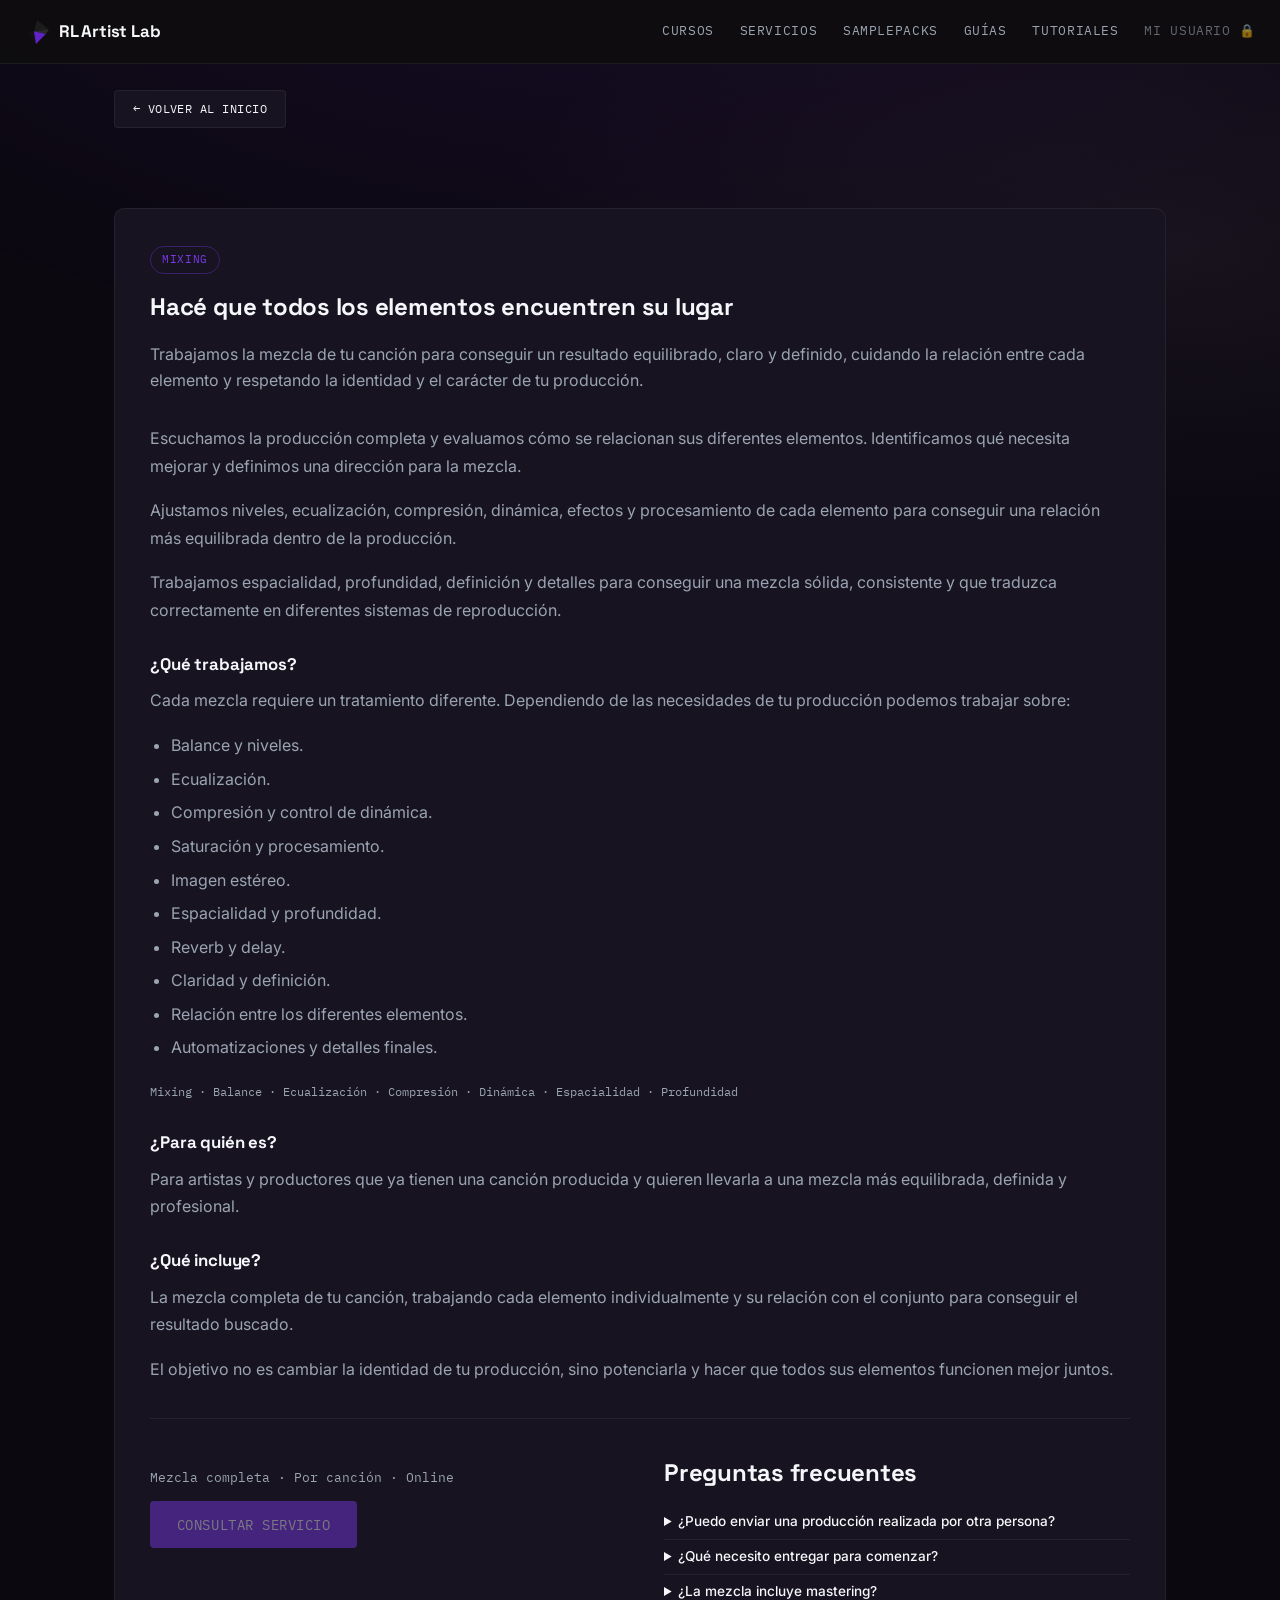
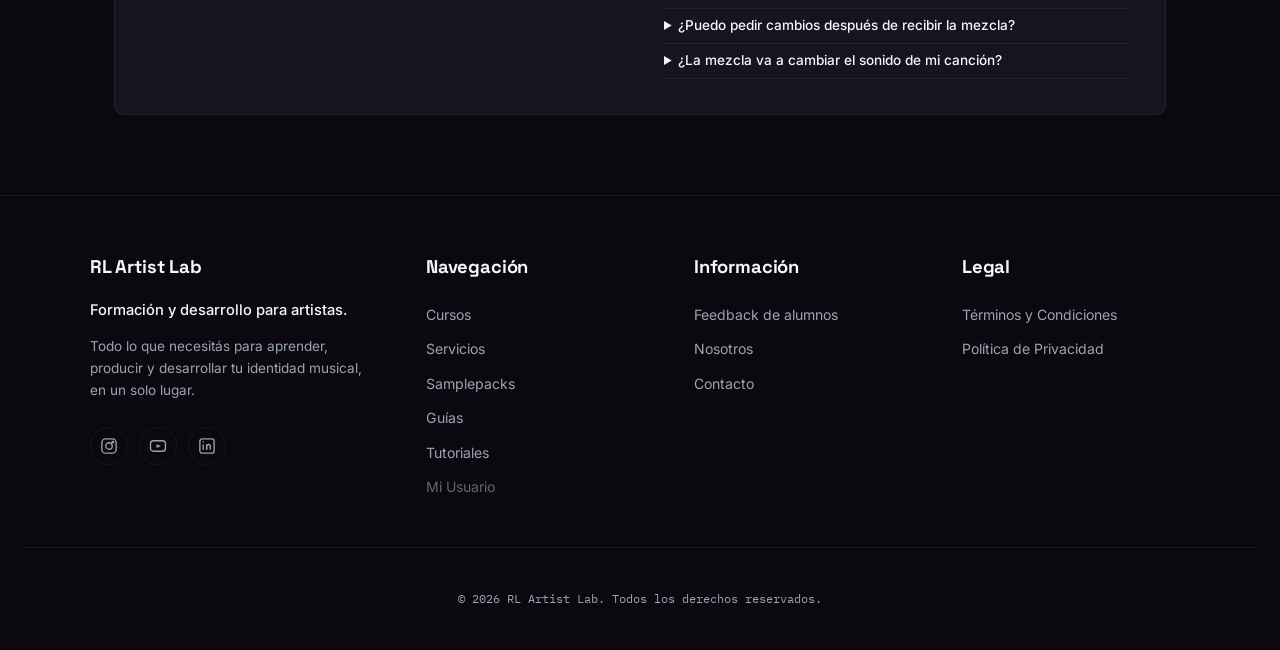
<file: servicio-mixing.html>
<!DOCTYPE html>
<html lang="es">
<head>
<meta charset="UTF-8">
<meta name="viewport" content="width=device-width, initial-scale=1.0">

<title>Mixing | RL Artist Lab</title>
<meta name="description" content="Servicio de mixing con Angel Marcelo: mezcla equilibrada, clara y definida, respetando la identidad de tu producción.">
<meta name="robots" content="index, follow">
<link rel="canonical" href="https://rlartistlab.github.io/servicio-mixing.html">

<meta property="og:type" content="website">
<meta property="og:site_name" content="RL Artist Lab">
<meta property="og:title" content="Mixing | RL Artist Lab">
<meta property="og:description" content="Hacé que todos los elementos encuentren su lugar: mezcla equilibrada, clara y definida.">
<meta property="og:url" content="https://rlartistlab.github.io/servicio-mixing.html">
<meta property="og:image" content="https://rlartistlab.github.io/img/servicio-mixing.jpg">
<meta property="og:locale" content="es_AR">

<link rel="icon" type="image/png" sizes="32x32" href="img/favicon-32.png">
<link rel="icon" type="image/png" sizes="512x512" href="img/favicon-512.png">
<link rel="apple-touch-icon" href="img/favicon-512.png">

<link rel="preconnect" href="https://fonts.googleapis.com">
<link rel="preconnect" href="https://fonts.gstatic.com" crossorigin>
<link href="https://fonts.googleapis.com/css2?family=Space+Grotesk:wght@400;500;700&family=Inter:wght@400;500;600&family=IBM+Plex+Mono:wght@400;500&display=swap" rel="stylesheet">
<link rel="stylesheet" href="css/style.css">
</head>
<body>

<div class="waveform-bg" aria-hidden="true"></div>

<header class="site-header">
  <a href="./" class="logo" aria-label="RL Artist Lab — Ir al inicio">
    <svg class="logo-mark" viewBox="0 0 100 100" aria-hidden="true">
      <polygon points="50,4 38,47 12,50" fill="#0d0d0d"/>
      <polygon points="50,4 96,40 38,47" fill="#1c1c1c"/>
      <polygon points="96,40 84,58 38,47" fill="#2b2b2b"/>
      <polygon points="12,50 38,47 46,96" fill="#111111"/>
      <polygon points="38,47 84,58 46,96" fill="#6122C8"/>
    </svg>
    <span class="logo-text">RL Artist Lab</span>
  </a>
  <button class="nav-toggle" id="navToggle" aria-label="Abrir menú" aria-expanded="false">
    <span></span><span></span><span></span>
  </button>
  <nav class="site-nav" id="siteNav">
    <a href="index.html#cursos">Cursos</a>
    <a href="index.html#servicios">Servicios</a>
    <a href="index.html#samples">Samplepacks</a>
    <a href="index.html#guias">Guías</a>
    <a href="index.html#tutoriales">Tutoriales</a>
    <a href="#" class="nav-locked" title="Próximamente">Mi Usuario 🔒</a>
  </nav>
</header>

<main>

  <!-- Barra de navegación específica de esta página -->
  <div class="subpage-nav">
    <a href="./" class="btn btn-outline btn-small">← Volver al inicio</a>
  </div>

  <!-- MIXING -->
  <section class="section" id="mixing">
    <div class="course-card">
      <span class="badge">Mixing</span>
      <h1>Hacé que todos los elementos encuentren su lugar</h1>
      <p class="section-intro course-lead">Trabajamos la mezcla de tu canción para conseguir un resultado equilibrado, claro y definido, cuidando la relación entre cada elemento y respetando la identidad y el carácter de tu producción.</p>

      <div class="course-body">
        <p>Escuchamos la producción completa y evaluamos cómo se relacionan sus diferentes elementos. Identificamos qué necesita mejorar y definimos una dirección para la mezcla.</p>
        <p>Ajustamos niveles, ecualización, compresión, dinámica, efectos y procesamiento de cada elemento para conseguir una relación más equilibrada dentro de la producción.</p>
        <p>Trabajamos espacialidad, profundidad, definición y detalles para conseguir una mezcla sólida, consistente y que traduzca correctamente en diferentes sistemas de reproducción.</p>

        <h4>¿Qué trabajamos?</h4>
        <p>Cada mezcla requiere un tratamiento diferente. Dependiendo de las necesidades de tu producción podemos trabajar sobre:</p>
        <ul>
          <li>Balance y niveles.</li>
          <li>Ecualización.</li>
          <li>Compresión y control de dinámica.</li>
          <li>Saturación y procesamiento.</li>
          <li>Imagen estéreo.</li>
          <li>Espacialidad y profundidad.</li>
          <li>Reverb y delay.</li>
          <li>Claridad y definición.</li>
          <li>Relación entre los diferentes elementos.</li>
          <li>Automatizaciones y detalles finales.</li>
        </ul>
        <p class="course-tags">Mixing · Balance · Ecualización · Compresión · Dinámica · Espacialidad · Profundidad</p>

        <h4>¿Para quién es?</h4>
        <p>Para artistas y productores que ya tienen una canción producida y quieren llevarla a una mezcla más equilibrada, definida y profesional.</p>

        <h4>¿Qué incluye?</h4>
        <p>La mezcla completa de tu canción, trabajando cada elemento individualmente y su relación con el conjunto para conseguir el resultado buscado.</p>
        <p>El objetivo no es cambiar la identidad de tu producción, sino potenciarla y hacer que todos sus elementos funcionen mejor juntos.</p>
      </div>

      <div class="course-info-grid">
        <div class="course-faq-col">
          <h3>Preguntas frecuentes</h3>
          <details>
            <summary>¿Puedo enviar una producción realizada por otra persona?</summary>
            <p>Sí. Podemos trabajar sobre cualquier producción que llegue correctamente preparada para mezcla, independientemente de quién la haya producido.</p>
          </details>
          <details>
            <summary>¿Qué necesito entregar para comenzar?</summary>
            <p>Lo ideal es recibir los stems o pistas individuales de la producción correctamente organizados y exportados. De esta manera podemos trabajar cada elemento de forma independiente y tener el mayor control posible sobre la mezcla.</p>
          </details>
          <details>
            <summary>¿La mezcla incluye mastering?</summary>
            <p>No. Mixing y mastering son procesos diferentes y pueden contratarse por separado. La mezcla se entrega preparada para pasar a la etapa de mastering.</p>
          </details>
          <details>
            <summary>¿Puedo pedir cambios después de recibir la mezcla?</summary>
            <p>Sí. El proceso contempla una instancia de revisión para realizar los ajustes necesarios y acercarnos al resultado que estás buscando.</p>
          </details>
          <details>
            <summary>¿La mezcla va a cambiar el sonido de mi canción?</summary>
            <p>El objetivo es mejorar la relación entre los elementos sin perder la identidad de la producción. El procesamiento se utiliza para potenciar la canción y conseguir que funcione de manera más equilibrada y definida.</p>
          </details>
        </div>

        <div class="course-summary-col">
          <p class="course-meta">Mezcla completa · Por canción · Online</p>

          <div class="course-cta">
            <button type="button" class="btn btn-primary btn-disabled" disabled>Consultar servicio</button>
          </div>
        </div>
      </div>
    </div>
  </section>

</main>

<footer class="site-footer-main">
  <div class="footer-grid footer-grid-4">
    <div class="footer-col footer-col-nav footer-col-brand">
      <h3>RL Artist Lab</h3>
      <p class="footer-tagline">Formación y desarrollo para artistas.</p>
      <p class="footer-desc">Todo lo que necesitás para aprender, producir y desarrollar tu identidad musical, en un solo lugar.</p>
      <div class="socials">
        <a href="https://www.instagram.com/rlartistlab" class="social-icon" data-social="instagram" aria-label="Instagram" target="_blank" rel="noopener noreferrer">
          <svg viewBox="0 0 24 24" fill="none" stroke="currentColor" stroke-width="1.8"><rect x="2.5" y="2.5" width="19" height="19" rx="5"/><circle cx="12" cy="12" r="4.3"/><circle cx="17.2" cy="6.8" r="1"/></svg>
        </a>
        <a href="https://www.youtube.com/@angelmarcelok" class="social-icon" data-social="youtube" aria-label="YouTube" target="_blank" rel="noopener noreferrer">
          <svg viewBox="0 0 24 24" fill="none" stroke="currentColor" stroke-width="1.8"><rect x="2" y="5" width="20" height="14" rx="4"/><path d="M10 9.5l6 2.5-6 2.5z" fill="currentColor" stroke="none"/></svg>
        </a>
        <a href="https://www.linkedin.com/company/rl-artist-lab" class="social-icon" data-social="linkedin" aria-label="LinkedIn" target="_blank" rel="noopener noreferrer">
          <svg viewBox="0 0 24 24" fill="none" stroke="currentColor" stroke-width="1.8"><rect x="2.5" y="2.5" width="19" height="19" rx="3"/><line x1="7" y1="10" x2="7" y2="17"/><circle cx="7" cy="6.7" r="0.9" fill="currentColor" stroke="none"/><path d="M11.5 17v-4.5c0-1.5 1-2.5 2.5-2.5s2.3 1 2.3 2.5V17"/><line x1="11.5" y1="10" x2="11.5" y2="17"/></svg>
        </a>
      </div>
    </div>

    <div class="footer-col footer-col-nav">
      <h3>Navegación</h3>
      <nav aria-label="Navegación del footer">
        <a href="index.html#cursos">Cursos</a>
        <a href="index.html#servicios">Servicios</a>
        <a href="index.html#samples">Samplepacks</a>
        <a href="index.html#guias">Guías</a>
        <a href="index.html#tutoriales">Tutoriales</a>
        <a href="#" class="nav-locked" title="Próximamente">Mi Usuario</a>
      </nav>
    </div>

    <div class="footer-col footer-col-nav">
      <h3>Información</h3>
      <nav aria-label="Información">
        <a href="feedback.html#feedback">Feedback de alumnos</a>
        <a href="feedback.html#nosotros">Nosotros</a>
        <a href="feedback.html#contacto">Contacto</a>
      </nav>
    </div>

    <div class="footer-col footer-col-nav">
      <h3>Legal</h3>
      <nav aria-label="Legal">
        <a href="#" title="Próximamente">Términos y Condiciones</a>
        <a href="#" title="Próximamente">Política de Privacidad</a>
      </nav>
    </div>
  </div>

  <div class="footer-bottom">
    <p>© <span id="year"></span> RL Artist Lab. Todos los derechos reservados.</p>
  </div>
</footer>

<script src="js/script.js"></script>
</body>
</html>
</file>
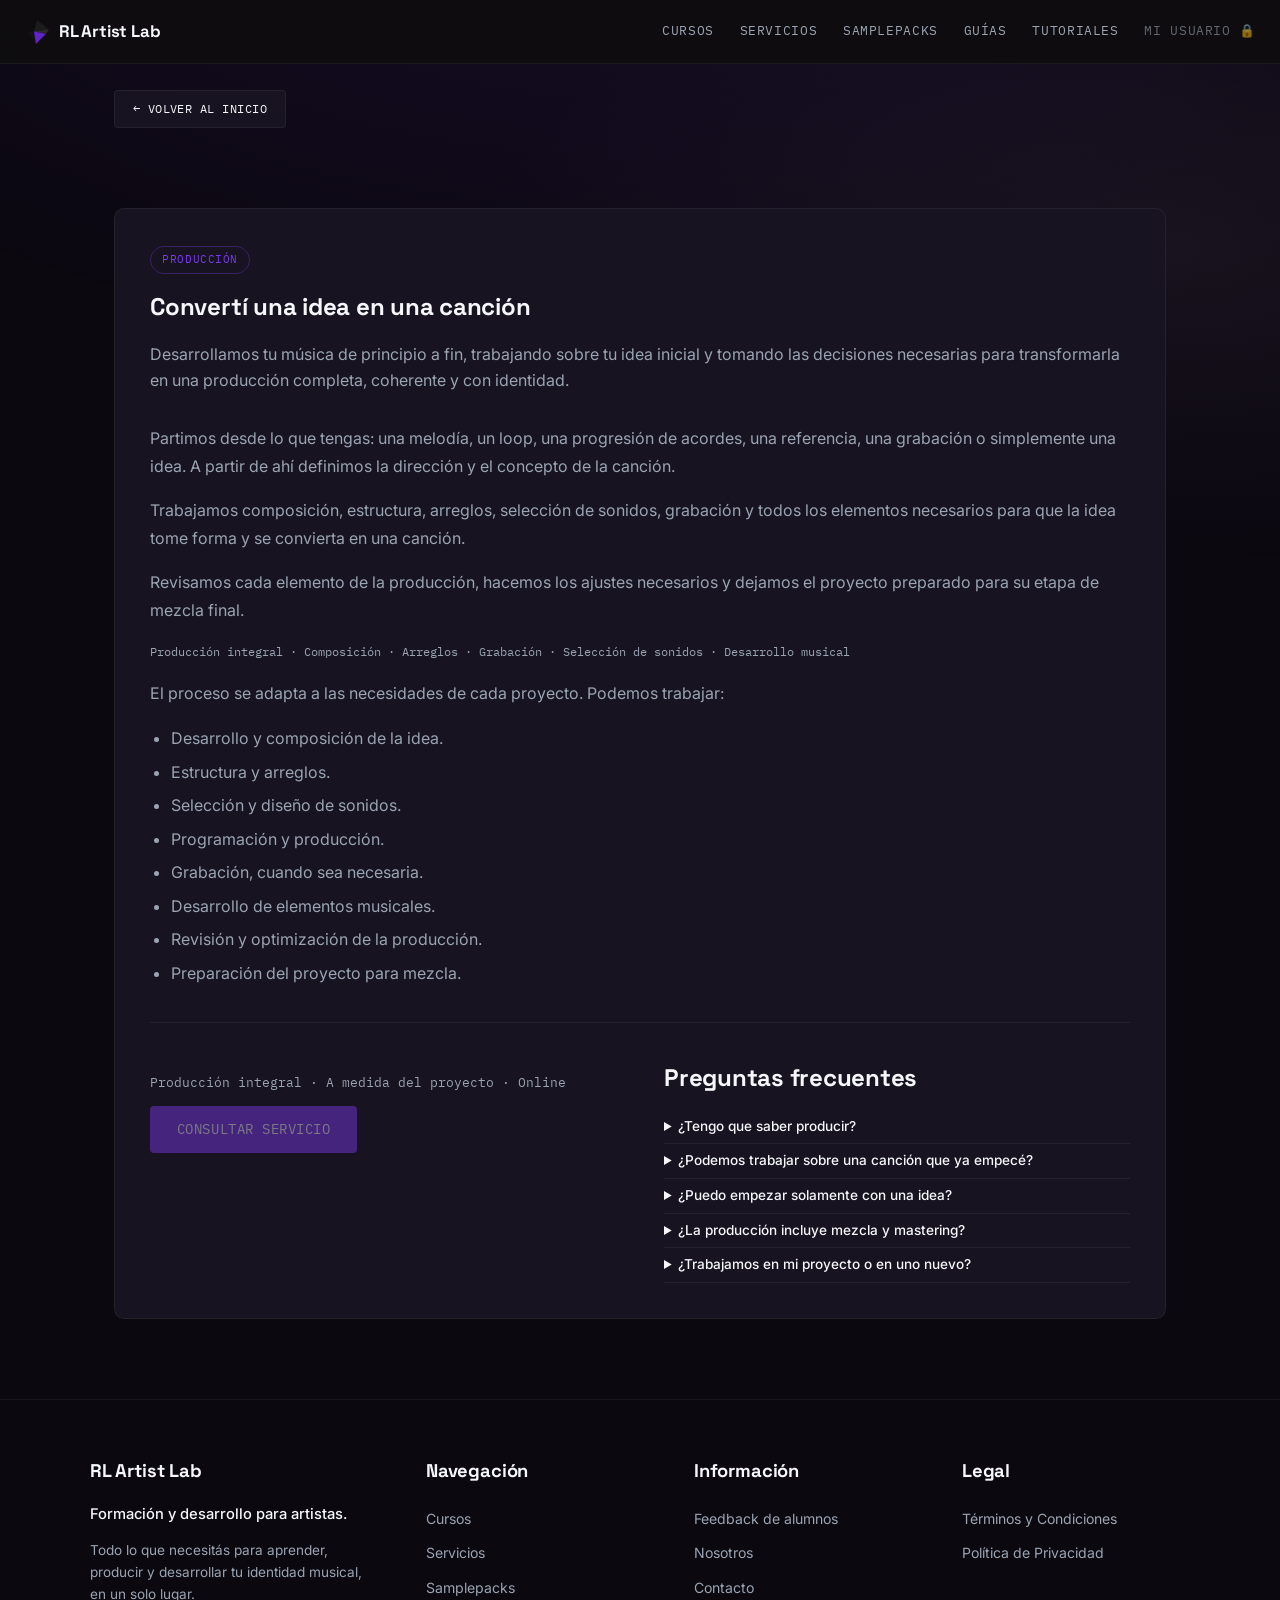
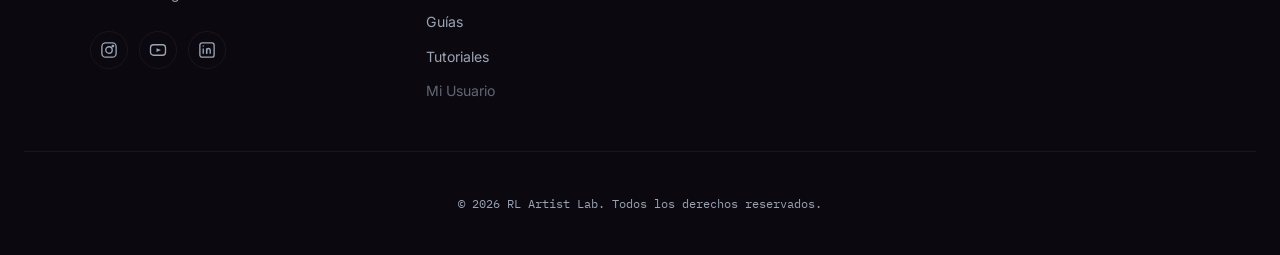
<file: servicio-produccion.html>
<!DOCTYPE html>
<html lang="es">
<head>
<meta charset="UTF-8">
<meta name="viewport" content="width=device-width, initial-scale=1.0">

<title>Producción | RL Artist Lab</title>
<meta name="description" content="Producción musical con Angel Marcelo: convertimos tu idea en una canción completa, trabajando composición, arreglos, sonido y grabación.">
<meta name="robots" content="index, follow">
<link rel="canonical" href="https://rlartistlab.github.io/servicio-produccion.html">

<meta property="og:type" content="website">
<meta property="og:site_name" content="RL Artist Lab">
<meta property="og:title" content="Producción | RL Artist Lab">
<meta property="og:description" content="Convertí una idea en una canción: desarrollamos tu música de principio a fin.">
<meta property="og:url" content="https://rlartistlab.github.io/servicio-produccion.html">
<meta property="og:image" content="https://rlartistlab.github.io/img/servicio-produccion.jpg">
<meta property="og:locale" content="es_AR">

<link rel="icon" type="image/png" sizes="32x32" href="img/favicon-32.png">
<link rel="icon" type="image/png" sizes="512x512" href="img/favicon-512.png">
<link rel="apple-touch-icon" href="img/favicon-512.png">

<link rel="preconnect" href="https://fonts.googleapis.com">
<link rel="preconnect" href="https://fonts.gstatic.com" crossorigin>
<link href="https://fonts.googleapis.com/css2?family=Space+Grotesk:wght@400;500;700&family=Inter:wght@400;500;600&family=IBM+Plex+Mono:wght@400;500&display=swap" rel="stylesheet">
<link rel="stylesheet" href="css/style.css">
</head>
<body>

<div class="waveform-bg" aria-hidden="true"></div>

<header class="site-header">
  <a href="./" class="logo" aria-label="RL Artist Lab — Ir al inicio">
    <svg class="logo-mark" viewBox="0 0 100 100" aria-hidden="true">
      <polygon points="50,4 38,47 12,50" fill="#0d0d0d"/>
      <polygon points="50,4 96,40 38,47" fill="#1c1c1c"/>
      <polygon points="96,40 84,58 38,47" fill="#2b2b2b"/>
      <polygon points="12,50 38,47 46,96" fill="#111111"/>
      <polygon points="38,47 84,58 46,96" fill="#6122C8"/>
    </svg>
    <span class="logo-text">RL Artist Lab</span>
  </a>
  <button class="nav-toggle" id="navToggle" aria-label="Abrir menú" aria-expanded="false">
    <span></span><span></span><span></span>
  </button>
  <nav class="site-nav" id="siteNav">
    <a href="index.html#cursos">Cursos</a>
    <a href="index.html#servicios">Servicios</a>
    <a href="index.html#samples">Samplepacks</a>
    <a href="index.html#guias">Guías</a>
    <a href="index.html#tutoriales">Tutoriales</a>
    <a href="#" class="nav-locked" title="Próximamente">Mi Usuario 🔒</a>
  </nav>
</header>

<main>

  <!-- Barra de navegación específica de esta página -->
  <div class="subpage-nav">
    <a href="./" class="btn btn-outline btn-small">← Volver al inicio</a>
  </div>

  <!-- PRODUCCIÓN -->
  <section class="section" id="produccion">
    <div class="course-card">
      <span class="badge">Producción</span>
      <h1>Convertí una idea en una canción</h1>
      <p class="section-intro course-lead">Desarrollamos tu música de principio a fin, trabajando sobre tu idea inicial y tomando las decisiones necesarias para transformarla en una producción completa, coherente y con identidad.</p>

      <div class="course-body">
        <p>Partimos desde lo que tengas: una melodía, un loop, una progresión de acordes, una referencia, una grabación o simplemente una idea. A partir de ahí definimos la dirección y el concepto de la canción.</p>
        <p>Trabajamos composición, estructura, arreglos, selección de sonidos, grabación y todos los elementos necesarios para que la idea tome forma y se convierta en una canción.</p>
        <p>Revisamos cada elemento de la producción, hacemos los ajustes necesarios y dejamos el proyecto preparado para su etapa de mezcla final.</p>
        <p class="course-tags">Producción integral · Composición · Arreglos · Grabación · Selección de sonidos · Desarrollo musical</p>
        <p>El proceso se adapta a las necesidades de cada proyecto. Podemos trabajar:</p>
        <ul>
          <li>Desarrollo y composición de la idea.</li>
          <li>Estructura y arreglos.</li>
          <li>Selección y diseño de sonidos.</li>
          <li>Programación y producción.</li>
          <li>Grabación, cuando sea necesaria.</li>
          <li>Desarrollo de elementos musicales.</li>
          <li>Revisión y optimización de la producción.</li>
          <li>Preparación del proyecto para mezcla.</li>
        </ul>
      </div>

      <div class="course-info-grid">
        <div class="course-faq-col">
          <h3>Preguntas frecuentes</h3>
          <details>
            <summary>¿Tengo que saber producir?</summary>
            <p>No. Podemos trabajar desde una idea inicial y desarrollar juntos cada etapa de la producción. El proceso se adapta al punto en el que se encuentre tu proyecto.</p>
          </details>
          <details>
            <summary>¿Podemos trabajar sobre una canción que ya empecé?</summary>
            <p>Sí. Podemos continuar una producción existente, reorganizarla, agregar nuevos elementos o replantear aquellas partes que necesiten una nueva dirección.</p>
          </details>
          <details>
            <summary>¿Puedo empezar solamente con una idea?</summary>
            <p>Sí. No necesitás tener una canción terminada para comenzar. Una melodía, un loop, una referencia o incluso un concepto pueden ser suficientes para empezar a desarrollar el proyecto.</p>
          </details>
          <details>
            <summary>¿La producción incluye mezcla y mastering?</summary>
            <p>La producción se enfoca en desarrollar y finalizar la canción hasta dejarla preparada para mezcla. El mixing y el mastering son etapas independientes que pueden contratarse por separado.</p>
          </details>
          <details>
            <summary>¿Trabajamos en mi proyecto o en uno nuevo?</summary>
            <p>En ambos casos. Podemos crear una canción desde cero o trabajar directamente sobre tu proyecto y llevarlo hacia el resultado que estás buscando.</p>
          </details>
        </div>

        <div class="course-summary-col">
          <p class="course-meta">Producción integral · A medida del proyecto · Online</p>

          <div class="course-cta">
            <button type="button" class="btn btn-primary btn-disabled" disabled>Consultar servicio</button>
          </div>
        </div>
      </div>
    </div>
  </section>

</main>

<footer class="site-footer-main">
  <div class="footer-grid footer-grid-4">
    <div class="footer-col footer-col-nav footer-col-brand">
      <h3>RL Artist Lab</h3>
      <p class="footer-tagline">Formación y desarrollo para artistas.</p>
      <p class="footer-desc">Todo lo que necesitás para aprender, producir y desarrollar tu identidad musical, en un solo lugar.</p>
      <div class="socials">
        <a href="https://www.instagram.com/rlartistlab" class="social-icon" data-social="instagram" aria-label="Instagram" target="_blank" rel="noopener noreferrer">
          <svg viewBox="0 0 24 24" fill="none" stroke="currentColor" stroke-width="1.8"><rect x="2.5" y="2.5" width="19" height="19" rx="5"/><circle cx="12" cy="12" r="4.3"/><circle cx="17.2" cy="6.8" r="1"/></svg>
        </a>
        <a href="https://www.youtube.com/@angelmarcelok" class="social-icon" data-social="youtube" aria-label="YouTube" target="_blank" rel="noopener noreferrer">
          <svg viewBox="0 0 24 24" fill="none" stroke="currentColor" stroke-width="1.8"><rect x="2" y="5" width="20" height="14" rx="4"/><path d="M10 9.5l6 2.5-6 2.5z" fill="currentColor" stroke="none"/></svg>
        </a>
        <a href="https://www.linkedin.com/company/rl-artist-lab" class="social-icon" data-social="linkedin" aria-label="LinkedIn" target="_blank" rel="noopener noreferrer">
          <svg viewBox="0 0 24 24" fill="none" stroke="currentColor" stroke-width="1.8"><rect x="2.5" y="2.5" width="19" height="19" rx="3"/><line x1="7" y1="10" x2="7" y2="17"/><circle cx="7" cy="6.7" r="0.9" fill="currentColor" stroke="none"/><path d="M11.5 17v-4.5c0-1.5 1-2.5 2.5-2.5s2.3 1 2.3 2.5V17"/><line x1="11.5" y1="10" x2="11.5" y2="17"/></svg>
        </a>
      </div>
    </div>

    <div class="footer-col footer-col-nav">
      <h3>Navegación</h3>
      <nav aria-label="Navegación del footer">
        <a href="index.html#cursos">Cursos</a>
        <a href="index.html#servicios">Servicios</a>
        <a href="index.html#samples">Samplepacks</a>
        <a href="index.html#guias">Guías</a>
        <a href="index.html#tutoriales">Tutoriales</a>
        <a href="#" class="nav-locked" title="Próximamente">Mi Usuario</a>
      </nav>
    </div>

    <div class="footer-col footer-col-nav">
      <h3>Información</h3>
      <nav aria-label="Información">
        <a href="feedback.html#feedback">Feedback de alumnos</a>
        <a href="feedback.html#nosotros">Nosotros</a>
        <a href="feedback.html#contacto">Contacto</a>
      </nav>
    </div>

    <div class="footer-col footer-col-nav">
      <h3>Legal</h3>
      <nav aria-label="Legal">
        <a href="#" title="Próximamente">Términos y Condiciones</a>
        <a href="#" title="Próximamente">Política de Privacidad</a>
      </nav>
    </div>
  </div>

  <div class="footer-bottom">
    <p>© <span id="year"></span> RL Artist Lab. Todos los derechos reservados.</p>
  </div>
</footer>

<script src="js/script.js"></script>
</body>
</html>
</file>
<file: css/style.css>
/* ============================================
   RL ARTIST LAB — SISTEMA DE COLOR
   ============================================
   Negro azulado = profundidad | Violeta = creatividad/identidad
   Cyan = energía/impacto (uso mínimo, ~2-5%) | Blanco = claridad.
   Jerarquía: fondos oscuros ~65% / superficies y grises ~20% /
   blanco ~10% / acentos ~5%. El violeta es el acento dominante;
   el cian se reserva para detalles puntuales, nunca masivo.
   ============================================ */
:root {
  /* Fondos */
  --bg: #0b0810;               /* Background principal: hero, navbar, footer, grandes superficies */
  --surface: #171320;          /* Background secundario: secciones alternadas */
  --surface-2: #171320;        /* Surface / card color: cards, contenedores, formularios */
  --line: rgba(255, 255, 255, 0.06); /* Border sutil */

  /* Texto */
  --text: #f5f7fa;            /* Primary text: H1/H2/H3, títulos */
  --text-dim: #9aa4b2;        /* Secondary / muted text: descripciones, metadata */

  /* Acentos */
  --violet: #7c3aed;          /* Acento principal de marca/acción: CTA, links, estados activos */
  --violet-light: #a78bfa;    /* Hover / microinteracciones */

  /* Alias de compatibilidad interna (mismos roles, nueva paleta) */
  --amber: var(--violet);
  --amber-dim: rgba(124, 58, 237, 0.35);
  --teal: var(--violet);

  /* Estados de formulario */
  --success: #4fc98a;
  --warning: #d6b24f;
  --error: #d65f4f;

  --font-display: "Space Grotesk", sans-serif;
  --font-body: "Inter", sans-serif;
  --font-mono: "IBM Plex Mono", monospace;

  --max-w: 1100px;
}

* { box-sizing: border-box; }

html { scroll-behavior: smooth; }

@media (prefers-reduced-motion: reduce) {
  html { scroll-behavior: auto; }
  * { animation-duration: 0.001ms !important; animation-iteration-count: 1 !important; transition-duration: 0.001ms !important; }
}

body {
  margin: 0;
  background: var(--bg);
  color: var(--text);
  font-family: var(--font-body);
  line-height: 1.6;
  -webkit-font-smoothing: antialiased;
}

h1, h2, h3, h4 {
  font-family: var(--font-display);
  font-weight: 700;
  margin: 0 0 0.6rem;
  letter-spacing: -0.01em;
}

a { color: inherit; }

/* ambient waveform background */
.waveform-bg {
  position: fixed;
  inset: 0;
  z-index: -1;
  background:
    radial-gradient(ellipse 80% 50% at 50% -10%, rgba(124,58,237,0.10), transparent),
    radial-gradient(ellipse 55% 35% at 92% 28%, rgba(171,144,185,0.08), transparent);
}

/* ============================================
   HEADER / NAV
   ============================================ */
.site-header {
  position: sticky;
  top: 0;
  z-index: 100;
  display: flex;
  align-items: center;
  justify-content: space-between;
  padding: 1.1rem 1.5rem;
  background: rgba(15,14,13,0.85);
  backdrop-filter: blur(10px);
  border-bottom: 1px solid var(--line);
}

.logo {
  display: flex;
  align-items: center;
  gap: 0.55rem;
  text-decoration: none;
}
.logo-mark {
  height: 26px;
  width: auto;
  display: block;
}
.logo-text {
  font-family: var(--font-display);
  font-weight: 700;
  font-size: 1.05rem;
  letter-spacing: -0.01em;
  color: var(--text);
}

.site-nav {
  display: flex;
  align-items: center;
  gap: 1.6rem;
  font-family: var(--font-mono);
  font-size: 0.8rem;
  text-transform: uppercase;
  letter-spacing: 0.05em;
}

.site-nav a {
  text-decoration: none;
  color: var(--text-dim);
  transition: color 0.2s;
  padding: 0.2rem 0;
  border-bottom: 1px solid transparent;
}
.site-nav a:hover, .site-nav a:focus-visible {
  color: var(--teal);
  border-bottom-color: var(--teal);
}
.nav-locked { opacity: 0.6; }

.nav-toggle {
  display: none;
  flex-direction: column;
  gap: 4px;
  background: none;
  border: none;
  cursor: pointer;
  padding: 0.4rem;
}
.nav-toggle span {
  width: 22px;
  height: 2px;
  background: var(--text);
}

/* ============================================
   HERO
   ============================================ */
.hero {
  position: relative;
  isolation: isolate;
  overflow: hidden;
  max-width: none;
  min-height: min(78vh, 720px);
  margin: 0 auto;
  padding: 5.5rem 1.5rem 4rem;
  text-align: center;
  display: flex;
  flex-direction: column;
  align-items: center;
  justify-content: center;
}

/* Video de fondo del Hero */
.hero-video-wrap {
  position: absolute;
  inset: 0;
  z-index: -1;
  overflow: hidden;
  background: var(--bg);
}
.hero-video {
  width: 100%;
  height: 100%;
  object-fit: cover;
  display: block;
}
.hero-video-overlay {
  position: absolute;
  inset: 0;
  background: linear-gradient(180deg, rgba(11, 8, 16, 0.62) 0%, rgba(11, 8, 16, 0.78) 70%, var(--bg) 100%);
}
@media (prefers-reduced-motion: reduce) {
  .hero-video { display: none; }
}

.hero h1 {
  display: flex;
  align-items: center;
  justify-content: center;
  gap: 1.1rem;
  flex-wrap: wrap;
  line-height: 0.95;
  margin-bottom: 1.4rem;
}
.hero-logo-mark {
  height: clamp(48px, 8vw, 84px);
  width: auto;
  flex-shrink: 0;
  display: block;
}
.hero-logo-text {
  font-family: var(--font-display);
  font-weight: 700;
  font-size: clamp(2.2rem, 6vw, 4.2rem);
  letter-spacing: -0.01em;
  color: var(--text);
  line-height: 1;
}

.hero-sub {
  max-width: 50ch;
  margin: 0 auto 1rem;
  color: var(--text);
  font-size: clamp(1.1rem, 2vw, 1.3rem);
  font-weight: 500;
  line-height: 1.55;
}

.hero-info {
  max-width: 58ch;
  margin: 0 auto 2.6rem;
  color: var(--text-dim);
  font-size: 0.98rem;
  line-height: 1.75;
}

.hero-cta-compact { margin-bottom: 1rem; }

.btn-cta-compact {
  padding: 0.55rem 1.2rem;
  font-size: 0.72rem;
}

/* ============================================
   CINTA DE TEXTO (MARQUEE)
   ============================================ */
.marquee {
  overflow: hidden;
  background: var(--violet);
  padding: 0.65rem 0;
}
.marquee-track {
  display: flex;
  align-items: center;
  width: max-content;
  gap: 1.4rem;
  animation: marquee-scroll 65s linear infinite;
}
.marquee:hover .marquee-track { animation-play-state: paused; }
.marquee-item {
  font-family: var(--font-mono);
  font-size: 0.8rem;
  text-transform: uppercase;
  letter-spacing: 0.05em;
  color: #f5f7fa;
  white-space: nowrap;
}
.marquee-dot {
  font-size: 0.8rem;
  color: rgba(245, 247, 250, 0.55);
}
@keyframes marquee-scroll {
  from { transform: translateX(0); }
  to { transform: translateX(-50%); }
}

.hero-cta {
  display: flex;
  gap: 1rem;
  flex-wrap: wrap;
  justify-content: center;
  margin-bottom: 3rem;
}

.btn {
  font-family: var(--font-mono);
  font-size: 0.85rem;
  text-transform: uppercase;
  letter-spacing: 0.04em;
  padding: 0.85rem 1.6rem;
  border-radius: 4px;
  border: 1px solid transparent;
  text-decoration: none;
  cursor: pointer;
  display: inline-block;
  transition: transform 0.15s, background 0.2s, border-color 0.2s;
}
.btn:hover { transform: translateY(-1px); }

.btn-primary {
  background: var(--amber);
  color: #f5f7fa;
}
.btn-primary:hover { background: var(--violet-light); }

.btn-outline {
  background: transparent;
  border-color: var(--line);
  color: var(--text);
}
.btn-outline:hover {
  background: var(--amber);
  border-color: var(--amber);
  color: #f5f7fa;
}

.btn-small {
  padding: 0.55rem 1.1rem;
  font-size: 0.75rem;
  background: var(--surface-2);
  border-color: var(--line);
  color: var(--text);
}
.btn-small:hover { border-color: var(--teal); color: var(--teal); }

.btn-disabled, .btn-disabled:hover {
  opacity: 0.45;
  cursor: not-allowed;
  transform: none;
}

/* decorative equalizer under hero */
.eq {
  display: flex;
  align-items: flex-end;
  gap: 4px;
  height: 40px;
  max-width: 300px;
}
.eq span {
  flex: 1;
  background: linear-gradient(to top, var(--amber-dim), var(--amber));
  border-radius: 2px;
  animation: eq-move 1.4s ease-in-out infinite;
}
.eq span:nth-child(odd) { animation-duration: 1.1s; }
.eq span:nth-child(3n) { animation-duration: 1.6s; }
.eq span:nth-child(1){animation-delay:0s}.eq span:nth-child(2){animation-delay:.1s}
.eq span:nth-child(3){animation-delay:.2s}.eq span:nth-child(4){animation-delay:.3s}
.eq span:nth-child(5){animation-delay:.4s}.eq span:nth-child(6){animation-delay:.5s}
.eq span:nth-child(7){animation-delay:.6s}.eq span:nth-child(8){animation-delay:.2s}
.eq span:nth-child(9){animation-delay:.1s}.eq span:nth-child(10){animation-delay:.5s}
.eq span:nth-child(11){animation-delay:.3s}.eq span:nth-child(12){animation-delay:0s}

@keyframes eq-move {
  0%, 100% { height: 20%; }
  50% { height: 100%; }
}

/* hero detail block + interactive highlight */
.hero-detail {
  margin: 0 0 2.4rem;
  max-width: 680px;
}
.hero-detail h2 {
  font-size: 1.05rem;
  text-transform: uppercase;
  letter-spacing: 0.04em;
  color: var(--text-dim);
  margin-bottom: 0.9rem;
}
.hero-detail p {
  color: var(--text-dim);
  font-size: 0.95rem;
  line-height: 1.75;
}
.hero-detail .hl {
  cursor: default;
  transition: color 0.2s;
}
.hero-detail .hl:hover {
  color: var(--amber);
}
.hero-cta .btn.btn-highlight {
  transform: translateY(-2px);
}
.hero-cta .btn-outline.btn-highlight,
.hero-cta .btn-outline.btn-active {
  background: var(--amber);
  border-color: var(--amber);
  color: #f5f7fa;
}

/* ============================================
   SECTIONS
   ============================================ */
.section {
  max-width: var(--max-w);
  margin: 0 auto;
  padding: 5rem 1.5rem;
  scroll-margin-top: 80px;
}
.section-alt {
  max-width: none;
  background: var(--surface);
  border-top: 1px solid var(--line);
  border-bottom: 1px solid var(--line);
}
.section-alt > * {
  max-width: var(--max-w);
  margin-left: max(calc((100% - var(--max-w)) / 2), 0px);
  margin-right: auto;
}

.section h2 { font-size: clamp(1.8rem, 4vw, 2.6rem); }

.section-intro {
  color: var(--text-dim);
  max-width: 55ch;
  margin-bottom: 2.5rem;
}

.note {
  font-family: var(--font-mono);
  font-size: 0.78rem;
  color: var(--text-dim);
  margin-top: 1.2rem;
}

/* ============================================
   FILOSOFÍA
   ============================================ */
.philosophy-intro {
  max-width: 65ch;
  margin: 0 auto 3.5rem;
  text-align: center;
}
.philosophy-lead {
  color: var(--text);
  font-size: clamp(1.1rem, 2vw, 1.3rem);
  font-weight: 500;
  line-height: 1.5;
  margin: 0.9rem 0 1.4rem;
}
.philosophy-intro .section-intro {
  margin: 0 auto;
}

.philosophy-steps {
  position: relative;
  display: flex;
  align-items: flex-start;
  justify-content: center;
  gap: 4.5rem;
  max-width: 900px;
  margin: 0 auto;
}
.philosophy-steps::before {
  content: '';
  position: absolute;
  top: 27px;
  left: calc(56px / 2 + 6%);
  right: calc(56px / 2 + 6%);
  height: 2px;
  background: var(--line);
  z-index: 0;
}
.philosophy-step {
  position: relative;
  z-index: 1;
  flex: 1;
  max-width: 260px;
  text-align: center;
}
.philosophy-step-num {
  width: 56px;
  height: 56px;
  border-radius: 50%;
  background: var(--violet);
  color: #f5f7fa;
  font-family: var(--font-display);
  font-weight: 700;
  font-size: 1.3rem;
  display: flex;
  align-items: center;
  justify-content: center;
  margin: 0 auto 1.3rem;
}
.philosophy-step h3 {
  font-size: 1.25rem;
  margin-bottom: 0.7rem;
}
.philosophy-step p {
  color: var(--text-dim);
  line-height: 1.65;
  max-width: 30ch;
  margin: 0 auto;
}

@media (max-width: 780px) {
  .philosophy-steps {
    flex-direction: column;
    align-items: stretch;
    gap: 2.6rem;
    max-width: none;
  }
  .philosophy-steps::before { display: none; }
  .philosophy-step { max-width: none; }
}

/* ============================================
   CURSOS
   ============================================ */
.course-card {
  background: var(--surface-2);
  border: 1px solid var(--line);
  border-radius: 10px;
  padding: 2.2rem;
}
.badge {
  display: inline-block;
  font-family: var(--font-mono);
  font-size: 0.7rem;
  text-transform: uppercase;
  letter-spacing: 0.05em;
  color: var(--amber);
  border: 1px solid var(--amber-dim);
  border-radius: 100px;
  padding: 0.25rem 0.7rem;
  margin-bottom: 0.9rem;
}
.course-card h3 { font-size: 1.5rem; margin-bottom: 0.8rem; }
.course-lead { max-width: none; margin-bottom: 2rem; }

.level-grid {
  display: grid;
  grid-template-columns: repeat(3, 1fr);
  gap: 1.2rem;
  margin-bottom: 1.8rem;
}
.level-card {
  background: var(--surface);
  border: 1px solid var(--line);
  border-radius: 8px;
  padding: 1.2rem;
}
.level-num {
  font-family: var(--font-mono);
  color: var(--text-dim);
  font-size: 0.8rem;
  margin: 0 0 0.5rem;
}
.level-card h4 {
  font-size: 1rem;
  margin-bottom: 0.5rem;
}
.level-card p:not(.level-num) {
  color: var(--text-dim);
  font-size: 0.85rem;
  margin: 0;
}

.course-info-grid {
  display: grid;
  grid-template-columns: 1fr 1fr;
  gap: 3rem;
  margin-top: 2.2rem;
  padding-top: 2.2rem;
  border-top: 1px solid var(--line);
  align-items: start;
}
.course-summary-col { order: 1; }
.course-faq-col { order: 2; }

/* Columna izquierda: FAQ compacta */
.course-faq-col h4 {
  font-family: var(--font-mono);
  font-size: 0.72rem;
  text-transform: uppercase;
  letter-spacing: 0.08em;
  color: var(--violet-light);
  margin-bottom: 0.7rem;
}
.course-faq-col details {
  border-bottom: 1px solid var(--line);
  padding: 0.5rem 0;
}
.course-faq-col summary {
  cursor: pointer;
  font-size: 0.85rem;
  font-weight: 500;
  line-height: 1.3;
}
.course-faq-col details p {
  color: var(--text-dim);
  font-size: 0.8rem;
  line-height: 1.5;
  margin: 0.4rem 0 0;
}

/* Columna derecha: resumen, precio y CTAs */
.course-meta {
  font-family: var(--font-mono);
  font-size: 0.82rem;
  color: var(--text-dim);
  margin-bottom: 0.8rem;
}
.course-price {
  font-size: 1rem;
  font-weight: 500;
  margin-bottom: 1.6rem;
}
.price-off {
  font-weight: 400;
  color: var(--violet-light);
  font-size: 0.88rem;
}
.course-cta {
  display: flex;
  gap: 1rem;
  flex-wrap: wrap;
}

/* Cuerpo de contenido (páginas de servicio): párrafos, subtítulos, listas */
.course-body { margin-bottom: 0.4rem; }
.course-body p {
  color: var(--text-dim);
  margin: 0 0 1.1rem;
  line-height: 1.7;
}
.course-body p:last-child { margin-bottom: 0; }
.course-body h4 {
  font-size: 1.05rem;
  margin-top: 1.7rem;
  margin-bottom: 0.6rem;
}
.course-body ul {
  color: var(--text-dim);
  margin: 0 0 1.2rem;
  padding-left: 1.3rem;
  line-height: 1.7;
}
.course-body li { margin-bottom: 0.4rem; }
.course-tags {
  font-family: var(--font-mono);
  font-size: 0.78rem;
  color: var(--violet-light);
  margin: 0 0 1.2rem;
}

/* ============================================
   VISOR DE PROGRAMA (MODAL)
   ============================================ */
.pdf-modal {
  position: fixed;
  inset: 0;
  z-index: 1000;
  display: none;
  align-items: center;
  justify-content: center;
}
.pdf-modal.open { display: flex; }
.pdf-modal-backdrop {
  position: absolute;
  inset: 0;
  background: rgba(0, 0, 0, 0.85);
}
.pdf-modal-content {
  position: relative;
  z-index: 1;
  background: var(--surface);
  border: 1px solid var(--line);
  border-radius: 10px;
  padding: 1.5rem;
  max-width: min(92vw, 980px);
  max-height: 94vh;
  display: flex;
  flex-direction: column;
  gap: 1rem;
}
.pdf-modal-close {
  position: absolute;
  top: 0.6rem;
  right: 0.6rem;
  background: var(--surface-2);
  border: 1px solid var(--line);
  color: var(--text);
  width: 32px;
  height: 32px;
  border-radius: 50%;
  cursor: pointer;
  font-size: 0.9rem;
}
.pdf-viewer {
  overflow: hidden;
  border-radius: 6px;
  display: flex;
  align-items: center;
  justify-content: center;
  background: var(--bg);
}
.pdf-viewer img {
  max-width: 100%;
  max-height: 80vh;
  object-fit: contain;
  user-select: none;
  pointer-events: none;
  display: block;
}
.pdf-modal-nav {
  display: flex;
  align-items: center;
  justify-content: space-between;
  font-family: var(--font-mono);
  font-size: 0.8rem;
  color: var(--text-dim);
}

/* ============================================
   SUBNAVEGACIÓN (página Feedback)
   ============================================ */
.subpage-nav {
  max-width: var(--max-w);
  margin: 0 auto;
  padding: 1.6rem 1.5rem 0;
  display: flex;
  align-items: center;
  justify-content: space-between;
  flex-wrap: wrap;
  gap: 1rem;
}

/* ============================================
   TESTIMONIOS
   ============================================ */
.testimonial-grid {
  display: grid;
  grid-template-columns: repeat(auto-fit, minmax(280px, 1fr));
  gap: 1.5rem;
}
.testimonial-card {
  background: var(--surface-2);
  border: 1px solid var(--line);
  border-radius: 10px;
  padding: 1.5rem;
  display: flex;
  flex-direction: column;
  gap: 0.9rem;
}
.stars {
  color: var(--amber);
  font-size: 1.1rem;
  letter-spacing: 0.15em;
}
.testimonial-heading {
  display: flex;
  align-items: center;
  flex-wrap: wrap;
  gap: 0.6rem;
  margin: 0;
}
.testimonial-name {
  font-family: var(--font-mono);
  font-size: 0.85rem;
  font-weight: 500;
  color: var(--text);
}
.testimonial-text {
  color: var(--text-dim);
  font-size: 0.92rem;
  line-height: 1.6;
  flex-grow: 1;
}
.testimonial-author {
  font-family: var(--font-mono);
  font-size: 0.78rem;
  text-transform: uppercase;
  letter-spacing: 0.04em;
  color: var(--text-dim);
  opacity: 0.75;
}
.testimonial-card-empty {
  background: transparent;
  border-style: dashed;
  align-items: center;
  justify-content: center;
  min-height: 160px;
}

/* ============================================
   SAMPLE PACKS
   ============================================ */
.filters {
  display: flex;
  gap: 0.6rem;
  margin-bottom: 2rem;
  flex-wrap: wrap;
}
.filter-btn {
  font-family: var(--font-mono);
  font-size: 0.75rem;
  text-transform: uppercase;
  letter-spacing: 0.04em;
  background: transparent;
  border: 1px solid var(--line);
  color: var(--text-dim);
  border-radius: 100px;
  padding: 0.5rem 1rem;
  cursor: pointer;
  text-decoration: none;
  display: inline-block;
  transition: all 0.2s;
}
.filter-btn:hover { border-color: var(--teal); color: var(--teal); }
.filter-btn.active { background: var(--amber); border-color: var(--amber); color: #f5f7fa; }
.filter-btn-disabled { opacity: 0.4; pointer-events: none; }

.pack-grid {
  display: grid;
  grid-template-columns: repeat(auto-fill, minmax(230px, 1fr));
  gap: 1.5rem;
}
.pack-card {
  background: var(--bg);
  scroll-margin-top: 100px;
  border: 1px solid var(--line);
  border-radius: 10px;
  padding: 1.2rem;
  transition: border-color 0.2s, transform 0.2s;
}
.pack-card:hover { border-color: var(--amber-dim); transform: translateY(-3px); }
.pack-art {
  height: 110px;
  border-radius: 6px;
  margin-bottom: 1rem;
  background:
    repeating-linear-gradient(90deg, var(--amber-dim) 0 3px, transparent 3px 9px),
    linear-gradient(160deg, var(--surface-2), var(--surface));
  background-blend-mode: overlay;
}
.pack-art-real {
  height: auto;
  aspect-ratio: 1 / 1;
  background: none;
  overflow: hidden;
  position: relative;
}
.pack-art-real img {
  width: 100%;
  height: 100%;
  object-fit: cover;
  display: block;
}
.preview-play {
  position: absolute;
  inset: 0;
  margin: auto;
  width: 56px;
  height: 56px;
  border-radius: 50%;
  border: none;
  background: rgba(20, 20, 20, 0.65);
  color: var(--text);
  font-size: 1.1rem;
  display: flex;
  align-items: center;
  justify-content: center;
  cursor: pointer;
  opacity: 0;
  transition: opacity 0.2s, background 0.2s, transform 0.15s;
}
.pack-art-real:hover .preview-play { opacity: 1; }
.preview-play:hover { background: var(--amber); color: #f5f7fa; transform: scale(1.06); }
.preview-play.is-playing { opacity: 1; background: var(--violet-light); color: var(--bg); }

/* En dispositivos táctiles (sin hover) el botón queda siempre visible */
@media (hover: none) {
  .preview-play { opacity: 1; }
}
.pack-card-link { display: block; text-decoration: none; color: inherit; cursor: pointer; }
.pack-card-link:hover { border-color: var(--amber-dim); transform: translateY(-3px); }

.pack-footer-single { justify-content: flex-end; }

.pack-card-empty {
  background: transparent;
  border-style: dashed;
  border-color: var(--line);
  display: flex;
  flex-direction: column;
}
.pack-card-empty .pack-art {
  background: repeating-linear-gradient(135deg, var(--surface) 0 8px, var(--surface-2) 8px 16px);
  opacity: 0.5;
}
.pack-card-empty:hover { border-color: var(--line); transform: none; }
.pack-coming {
  text-align: center;
  font-family: var(--font-mono);
  font-size: 0.75rem;
  text-transform: uppercase;
  letter-spacing: 0.06em;
  color: var(--text-dim);
  opacity: 0.6;
  margin: 0.5rem 0 0.2rem;
}
.pack-genre {
  font-family: var(--font-mono);
  font-size: 0.7rem;
  text-transform: uppercase;
  color: var(--teal);
  margin: 0 0 0.3rem;
}
.pack-card h3 { font-size: 1.05rem; margin-bottom: 0.2rem; }
.pack-meta { color: var(--text-dim); font-size: 0.82rem; margin-bottom: 1rem; }
.pack-footer { display: flex; align-items: center; justify-content: space-between; }
.price { font-family: var(--font-mono); font-weight: 500; color: var(--amber); }

/* ============================================
   TUTORIALES
   ============================================ */
.tutorial-grid {
  display: grid;
  grid-template-columns: repeat(3, 1fr);
  gap: 1.2rem;
}
.tutorial-card {
  display: block;
  text-decoration: none;
  color: var(--text);
}

.tutorial-thumb {
  aspect-ratio: 16 / 9;
  overflow: hidden;
  border-radius: 8px;
  border: 2px solid transparent;
  transition: border-color 0.2s;
}
.tutorial-card:hover .tutorial-thumb { border-color: var(--amber); }
.tutorial-thumb img {
  width: 100%;
  height: 100%;
  object-fit: cover;
  display: block;
}

.tutorial-meta {
  display: flex;
  align-items: flex-start;
  gap: 0.7rem;
  margin-top: 0.7rem;
}
.tutorial-avatar {
  flex-shrink: 0;
  width: 34px;
  height: 34px;
  border-radius: 50%;
  object-fit: cover;
}
.tutorial-card h3 {
  font-family: var(--font-body);
  font-weight: 500;
  font-size: 0.88rem;
  line-height: 1.35;
  margin: 0.1rem 0 0;
}

/* ============================================
   SERVICIOS
   ============================================ */
.service-grid {
  display: grid;
  grid-template-columns: repeat(auto-fit, minmax(200px, 1fr));
  gap: 1.8rem;
}
.service-card {
  border-top: 2px solid var(--amber-dim);
  padding-top: 1rem;
}
.service-num {
  font-family: var(--font-mono);
  color: var(--text-dim);
  font-size: 0.8rem;
  margin-bottom: 0.4rem;
}
.service-card h3 { font-size: 1.1rem; margin-bottom: 0.5rem; }
.service-card p { color: var(--text-dim); font-size: 0.9rem; margin: 0; }
.service-card-link { display: block; text-decoration: none; color: inherit; cursor: pointer; transition: transform 0.15s ease, border-color 0.15s ease; }
.service-card-link:hover { border-color: var(--violet); transform: translateY(-3px); }

/* ============================================
   SOBRE MI
   ============================================ */
.bio { font-size: 1.05rem; }

.about-content {
  display: flex;
  align-items: flex-start;
  gap: 2.2rem;
}

.bio-photo {
  flex-shrink: 0;
  width: 150px;
  height: 150px;
  border-radius: 50%;
  overflow: hidden;
  border: 2px solid var(--amber-dim);
  box-shadow: 0 0 0 6px rgba(255, 255, 255, 0.06);
}
.bio-photo img {
  width: 100%;
  height: 100%;
  object-fit: cover;
  display: block;
}

/* ============================================
   CONTACTO
   ============================================ */
.contact-form {
  max-width: 480px;
  display: flex;
  flex-direction: column;
  gap: 1.2rem;
}
.form-row { display: flex; flex-direction: column; gap: 0.4rem; }
.form-row label {
  font-family: var(--font-mono);
  font-size: 0.75rem;
  text-transform: uppercase;
  color: var(--text-dim);
  letter-spacing: 0.04em;
}
.form-row input, .form-row textarea {
  background: var(--surface-2);
  border: 1px solid var(--line);
  border-radius: 6px;
  padding: 0.7rem 0.9rem;
  color: var(--text);
  font-family: var(--font-body);
  font-size: 0.95rem;
}
.form-row input:focus, .form-row textarea:focus {
  outline: 2px solid var(--teal);
  outline-offset: 1px;
}
.contact-form .btn { align-self: flex-start; }

.socials {
  display: flex;
  gap: 0.7rem;
  margin: 1.6rem 0;
}
.social-icon {
  display: flex;
  align-items: center;
  justify-content: center;
  width: 38px;
  height: 38px;
  border-radius: 50%;
  border: 1px solid var(--line);
  color: var(--text-dim);
  transition: color 0.2s, border-color 0.2s;
}
.social-icon svg { width: 18px; height: 18px; }
.social-icon:hover, .social-icon:focus-visible {
  color: var(--teal);
  border-color: var(--teal);
}

.footer-grid {
  max-width: var(--max-w);
  margin: 0 auto;
  display: grid;
  grid-template-columns: 1fr 1fr;
  gap: 4rem;
  padding-bottom: 3.5rem;
}

.footer-col h3 {
  font-size: 1.4rem;
  margin-bottom: 1.4rem;
}
.footer-col .section-intro { margin-bottom: 2rem; }
.footer-col .about-content { align-items: flex-start; }

/* ============================================
   FOOTER (marca, navegación, comunidad)
   ============================================ */
.site-footer-main {
  background: var(--bg);
  border-top: 1px solid var(--line);
  padding: 3.5rem 1.5rem 0;
}

.footer-grid-4 {
  grid-template-columns: 1.3fr 1fr 1fr 1fr;
  gap: 2.5rem;
  padding-bottom: 3rem;
  align-items: start;
}

.footer-grid-4 .footer-col h3 {
  font-size: 1.15rem;
  margin-bottom: 1.1rem;
}
.footer-tagline {
  color: var(--text);
  font-weight: 500;
  font-size: 0.92rem;
  margin-bottom: 0.4rem;
}
.footer-desc {
  color: var(--text-dim);
  font-size: 0.85rem;
  line-height: 1.6;
  max-width: 32ch;
}

.footer-col-nav nav {
  display: flex;
  flex-direction: column;
  gap: 0.75rem;
  padding-top: 0.3rem;
}
.footer-col-nav a {
  color: var(--text-dim);
  text-decoration: none;
  font-size: 0.88rem;
  transition: color 0.2s;
}
.footer-col-nav a:hover, .footer-col-nav a:focus-visible { color: var(--teal); }
.footer-col-nav a.nav-locked { opacity: 0.6; }

.footer-bottom {
  border-top: 1px solid var(--line);
  padding: 1.8rem 1.5rem;
  text-align: center;
  font-family: var(--font-mono);
  font-size: 0.78rem;
  color: var(--text-dim);
}

/* focus visibility */
a:focus-visible, button:focus-visible {
  outline: 2px solid var(--teal);
  outline-offset: 2px;
}

/* ============================================
   RESPONSIVE
   ============================================ */
@media (max-width: 1000px) {
  .level-grid { grid-template-columns: 1fr 1fr; }
  .tutorial-grid { grid-template-columns: 1fr 1fr; }
  .footer-grid-4 { grid-template-columns: 1fr 1fr; gap: 2.2rem 2.5rem; }
  .footer-col-brand { grid-column: 1 / -1; }
}

@media (max-width: 780px) {
  .nav-toggle { display: flex; }
  .site-nav {
    position: absolute;
    top: 100%;
    left: 0;
    right: 0;
    background: var(--bg);
    border-bottom: 1px solid var(--line);
    flex-direction: column;
    align-items: flex-start;
    padding: 1.2rem 1.5rem;
    gap: 1rem;
    display: none;
  }
  .site-nav.open { display: flex; }
  .tutorial-grid { grid-template-columns: 1fr; }
  .footer-grid { grid-template-columns: 1fr; gap: 3rem; }
  .level-grid { grid-template-columns: 1fr; }
  .course-info-grid { grid-template-columns: 1fr; gap: 2rem; }
  .course-summary-col { order: 1; }
  .course-faq-col { order: 2; }
  .pdf-modal-content { max-width: 94vw; padding: 1rem; }
  .pdf-viewer img { max-height: 60vh; }
  .footer-col .about-content { flex-direction: column; align-items: center; text-align: center; }
  .footer-col .about-content .section-intro { margin-left: auto; margin-right: auto; }
  .about-content { flex-direction: column; align-items: center; text-align: center; }
  .about-content .section-intro { margin-left: auto; margin-right: auto; }
  .footer-grid-4 { grid-template-columns: 1fr; gap: 2.4rem; text-align: center; }
  .footer-desc { max-width: none; margin-left: auto; margin-right: auto; }
  .socials { justify-content: center; }
  .footer-col-nav nav { align-items: center; }
  .subpage-nav { flex-direction: column; align-items: flex-start; }
  .hero { padding: 3.5rem 1.25rem 2.5rem; }
  .section { padding: 3.5rem 1.25rem; }
  .site-header { padding: 1rem 1.25rem; }
  .course-card { padding: 1.5rem; }
}

@media (max-width: 480px) {
  .level-grid { grid-template-columns: 1fr; }
  .tutorial-grid { grid-template-columns: 1fr; }
  .course-info-grid { gap: 1.6rem; }
  .hero-cta { gap: 0.7rem; }
  .filters { gap: 0.5rem; }
}

/* ============================================
   SCROLL REVEAL (clases inyectadas por script.js)
   ============================================ */
.reveal {
  opacity: 0;
  transition: opacity 0.7s cubic-bezier(0.16, 1, 0.3, 1),
              transform 0.7s cubic-bezier(0.16, 1, 0.3, 1);
  will-change: opacity, transform;
}
.reveal-up    { transform: translateY(28px); }
.reveal-left  { transform: translateX(-28px); }
.reveal-right { transform: translateX(28px); }
.reveal-scale { transform: translateY(18px) scale(0.94); }

.reveal.is-visible {
  opacity: 1;
  transform: translateY(0) translateX(0) scale(1);
}

/* Parallax sutil (transform aplicado vía JS con requestAnimationFrame) */
.parallax-el { will-change: transform; }

@media (prefers-reduced-motion: reduce) {
  .reveal { transition: none !important; }
  .parallax-el { transform: none !important; }
}
</file>
